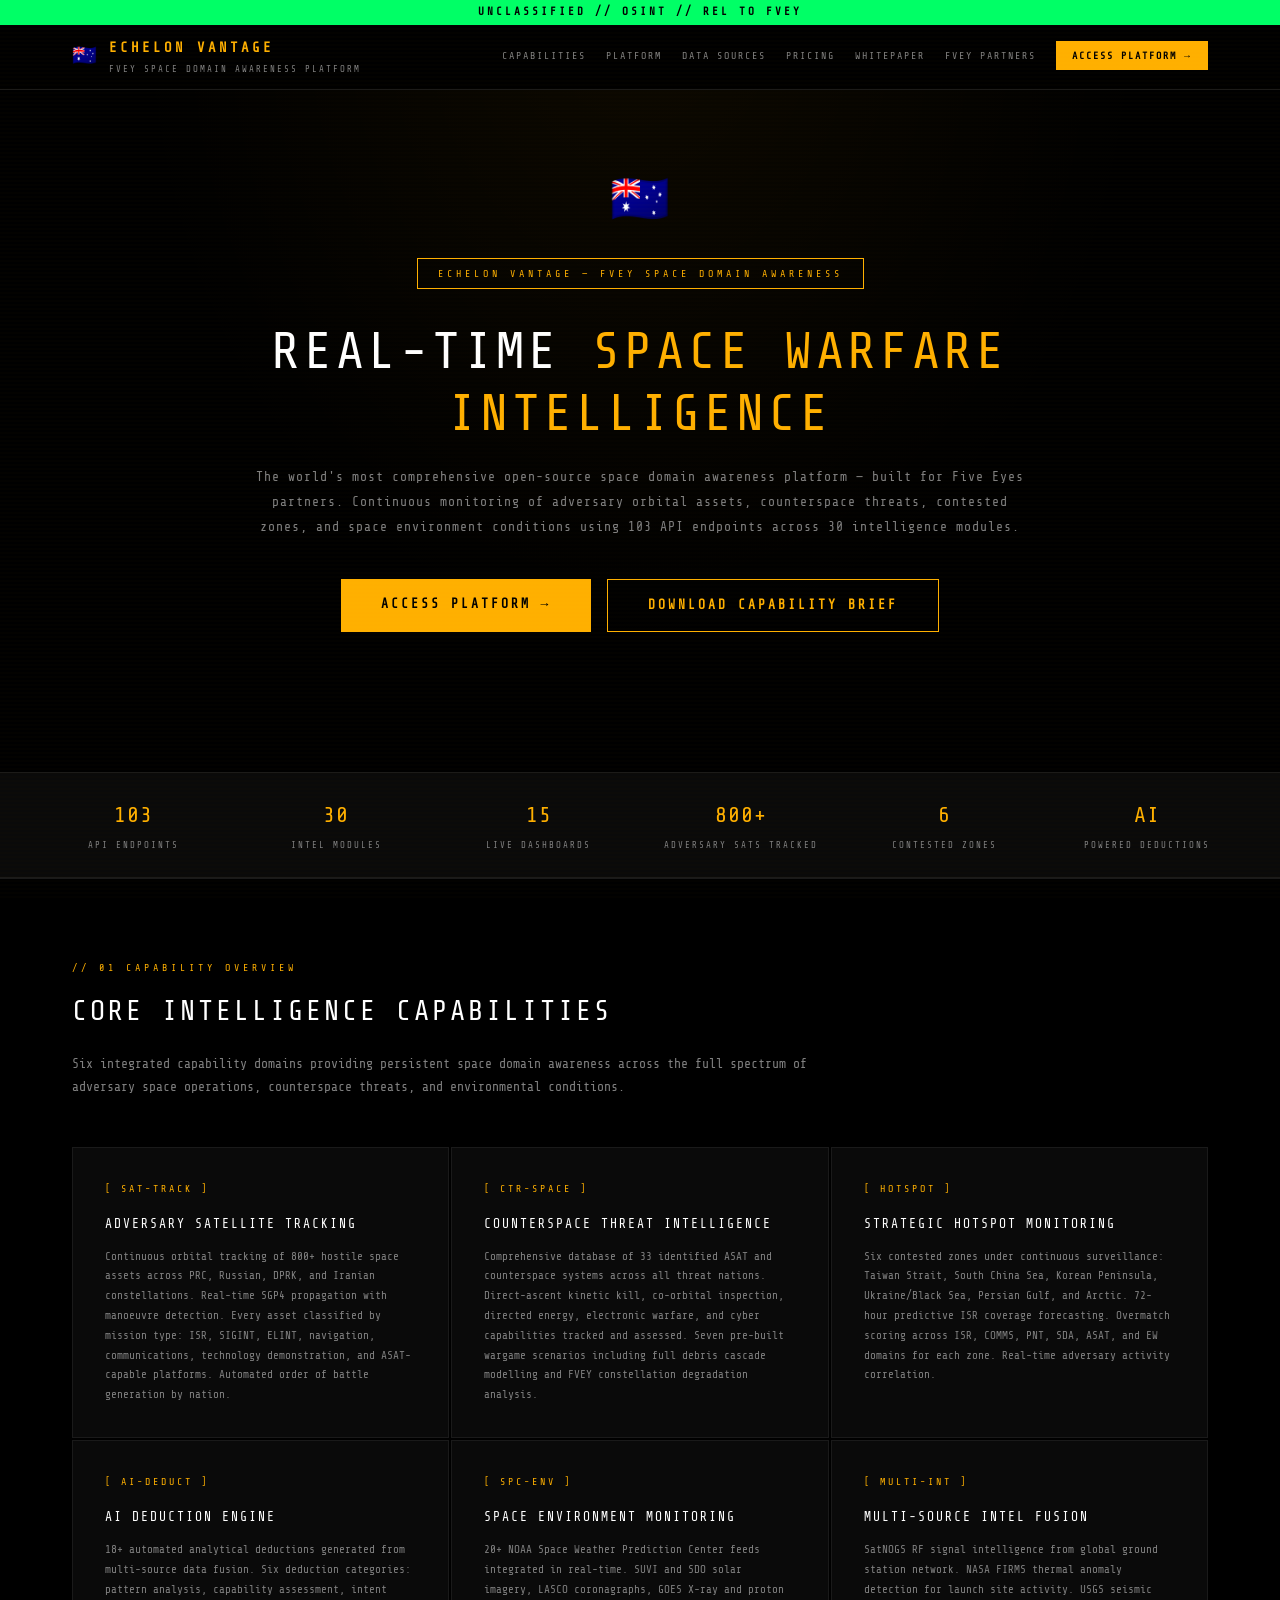
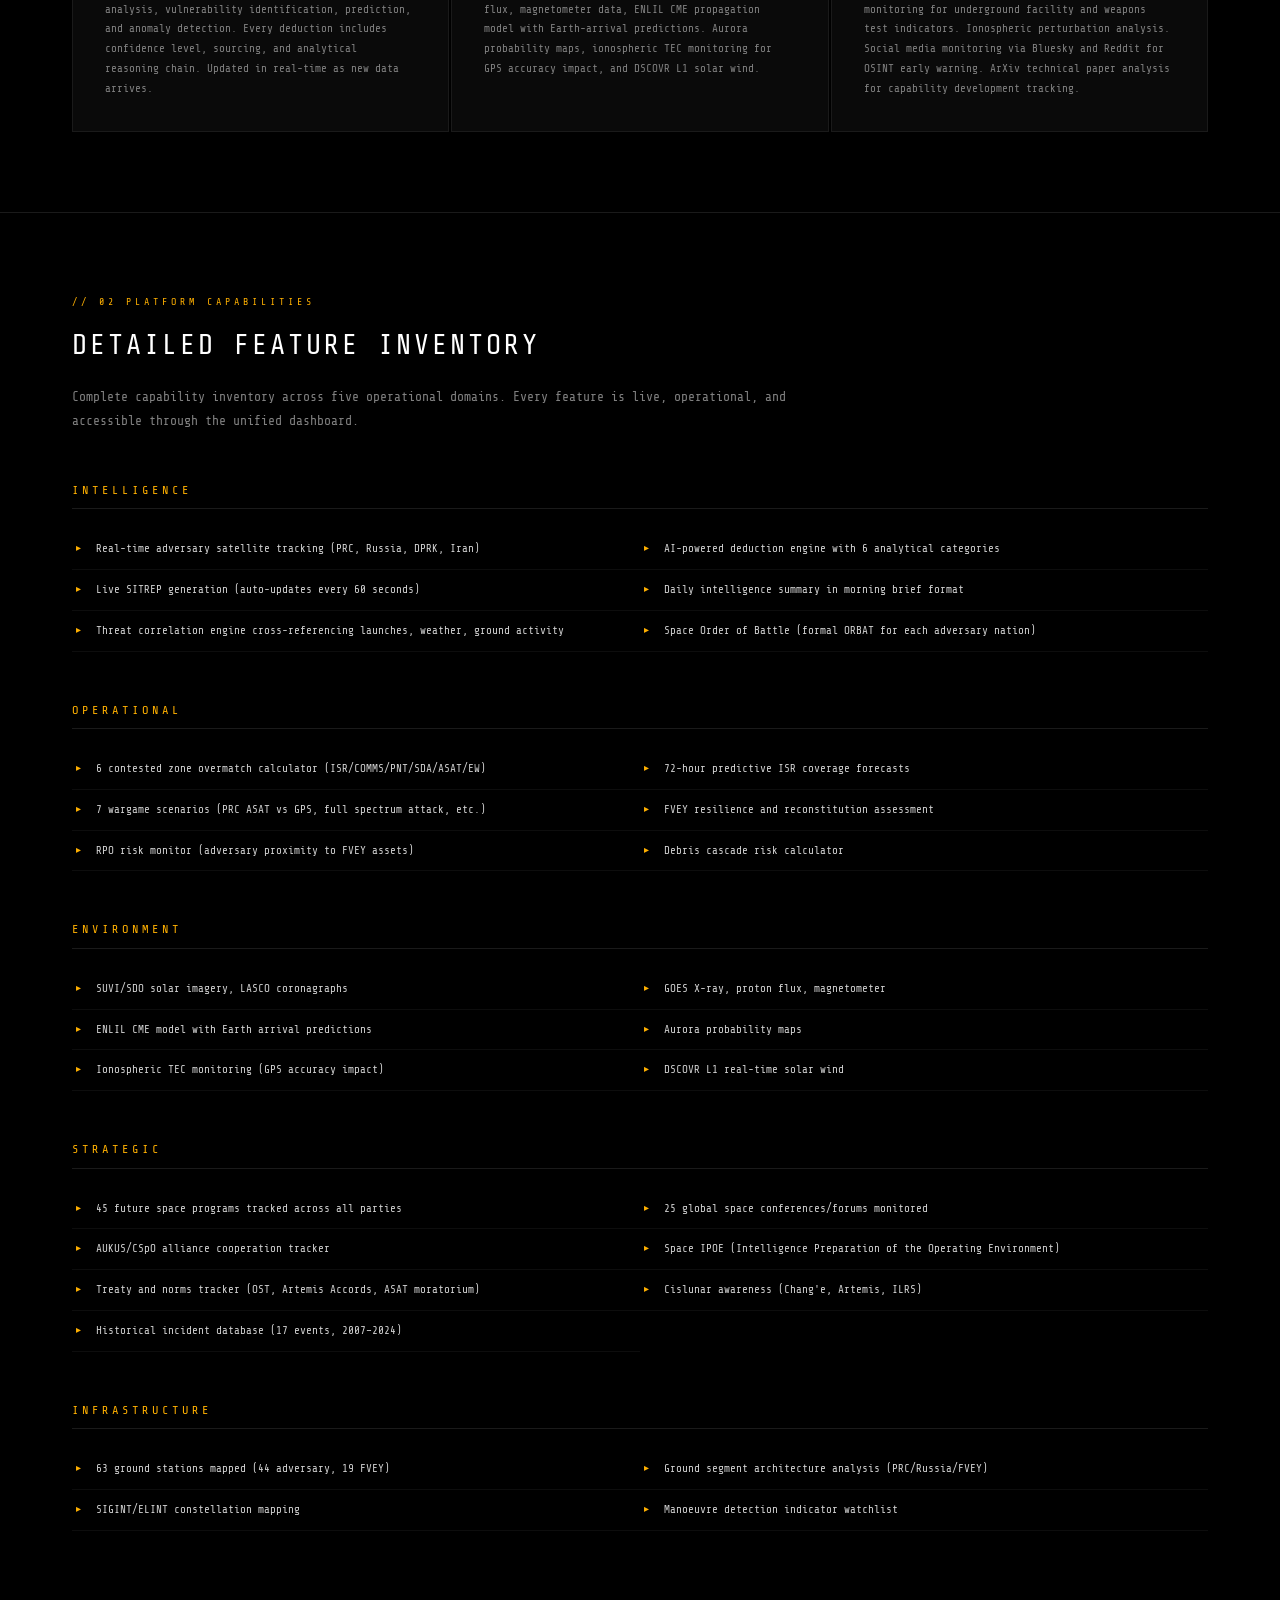
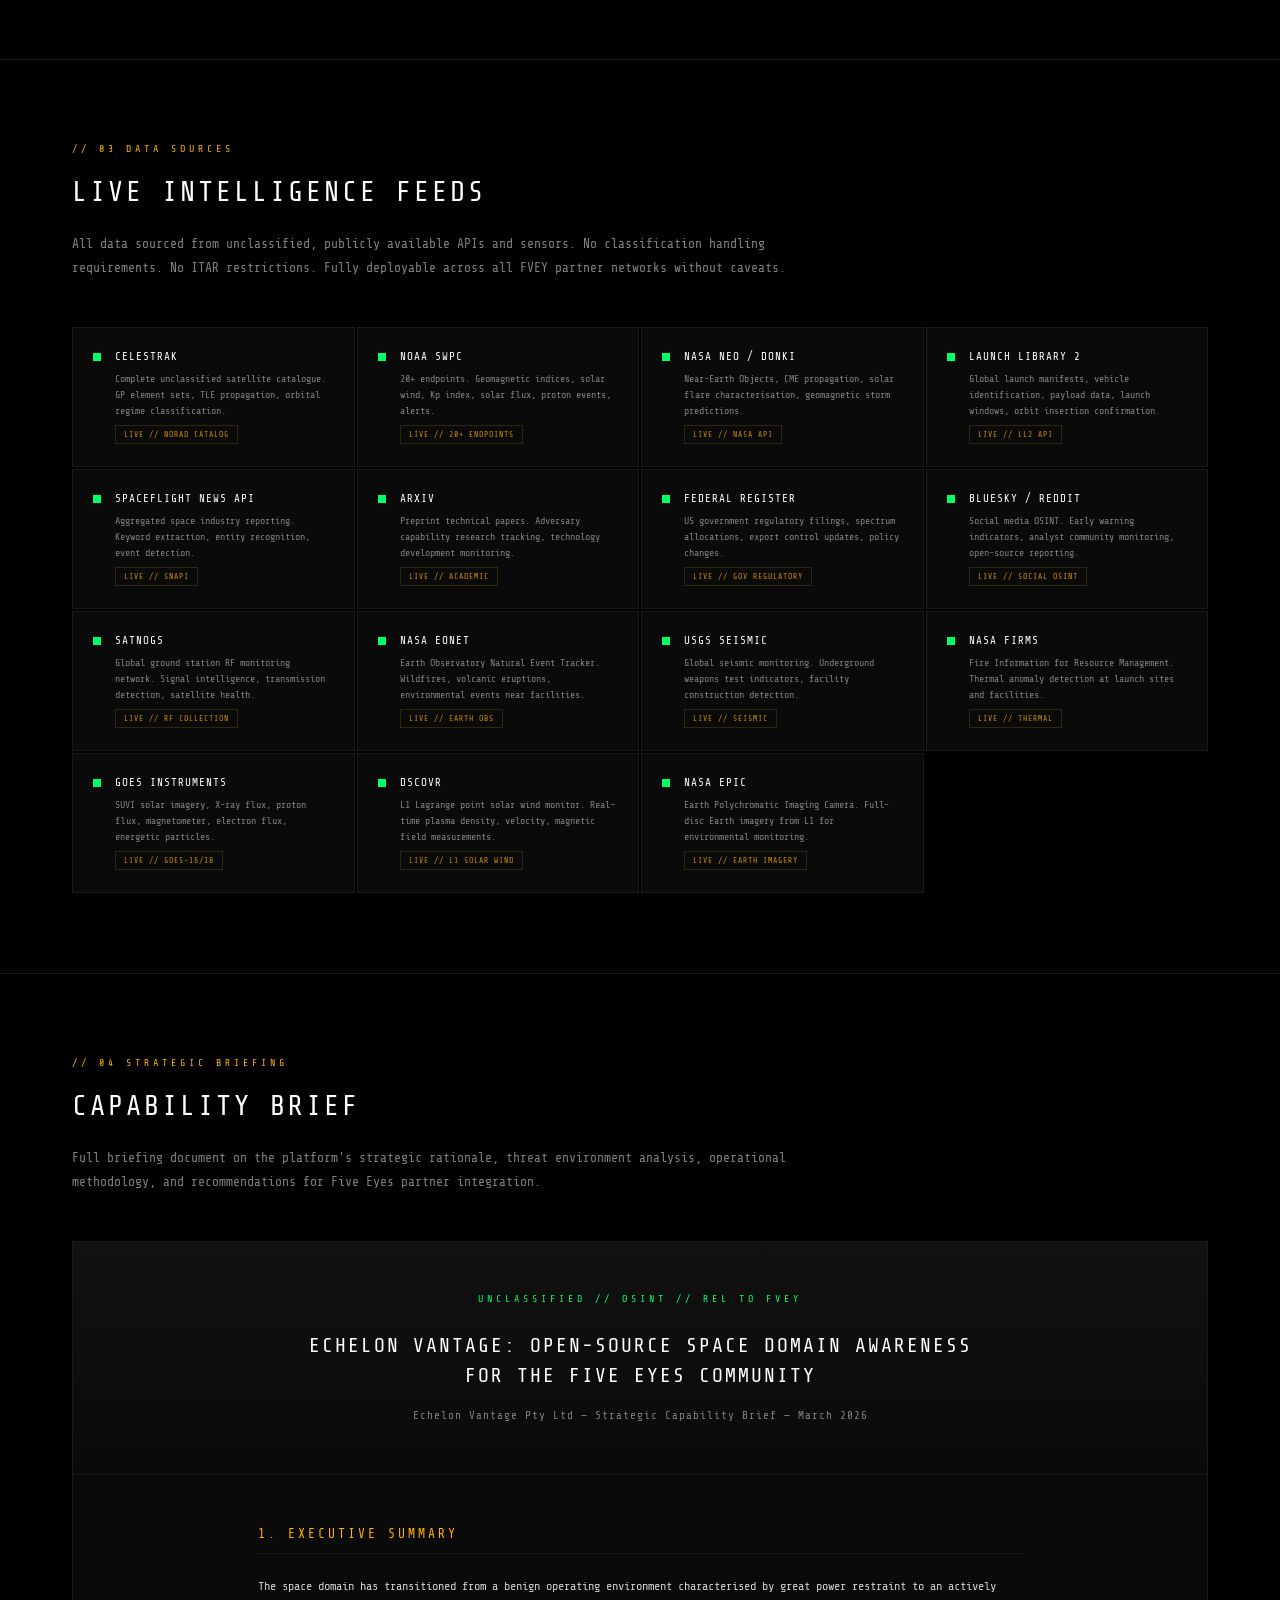
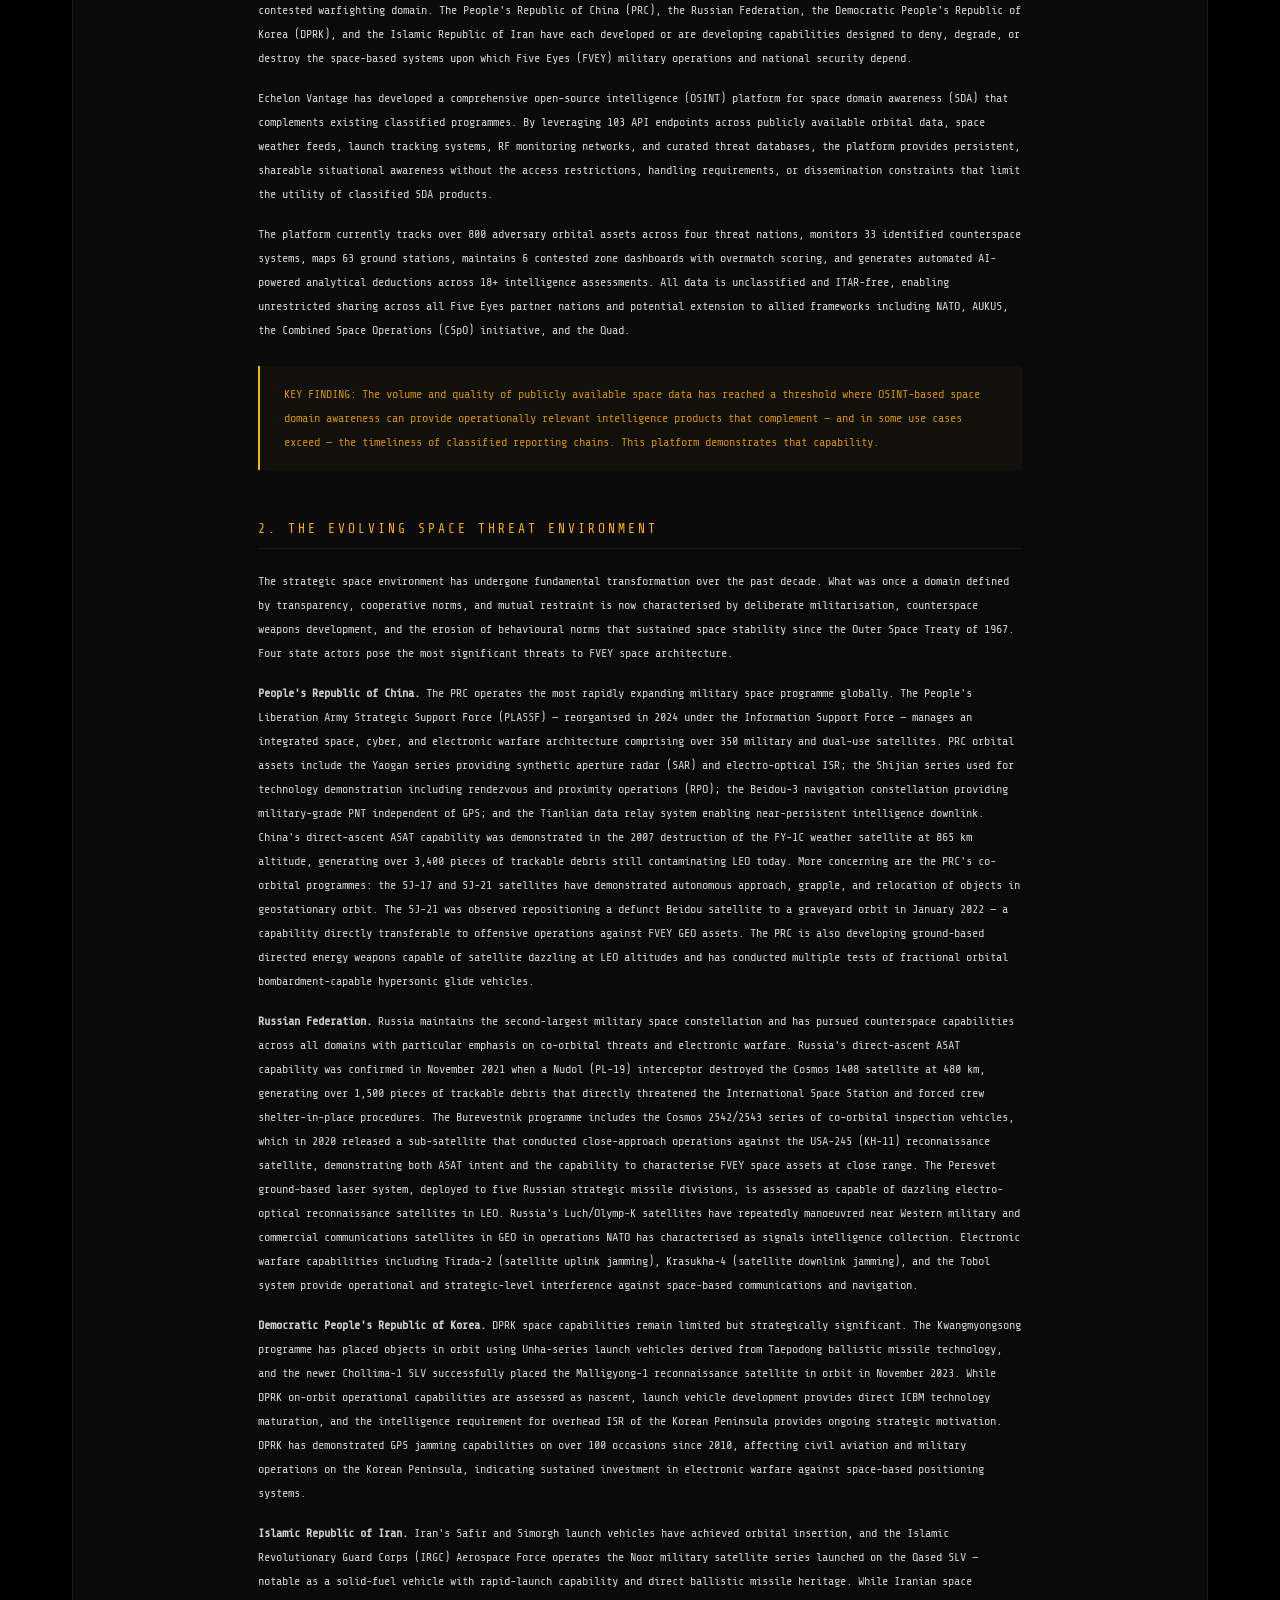
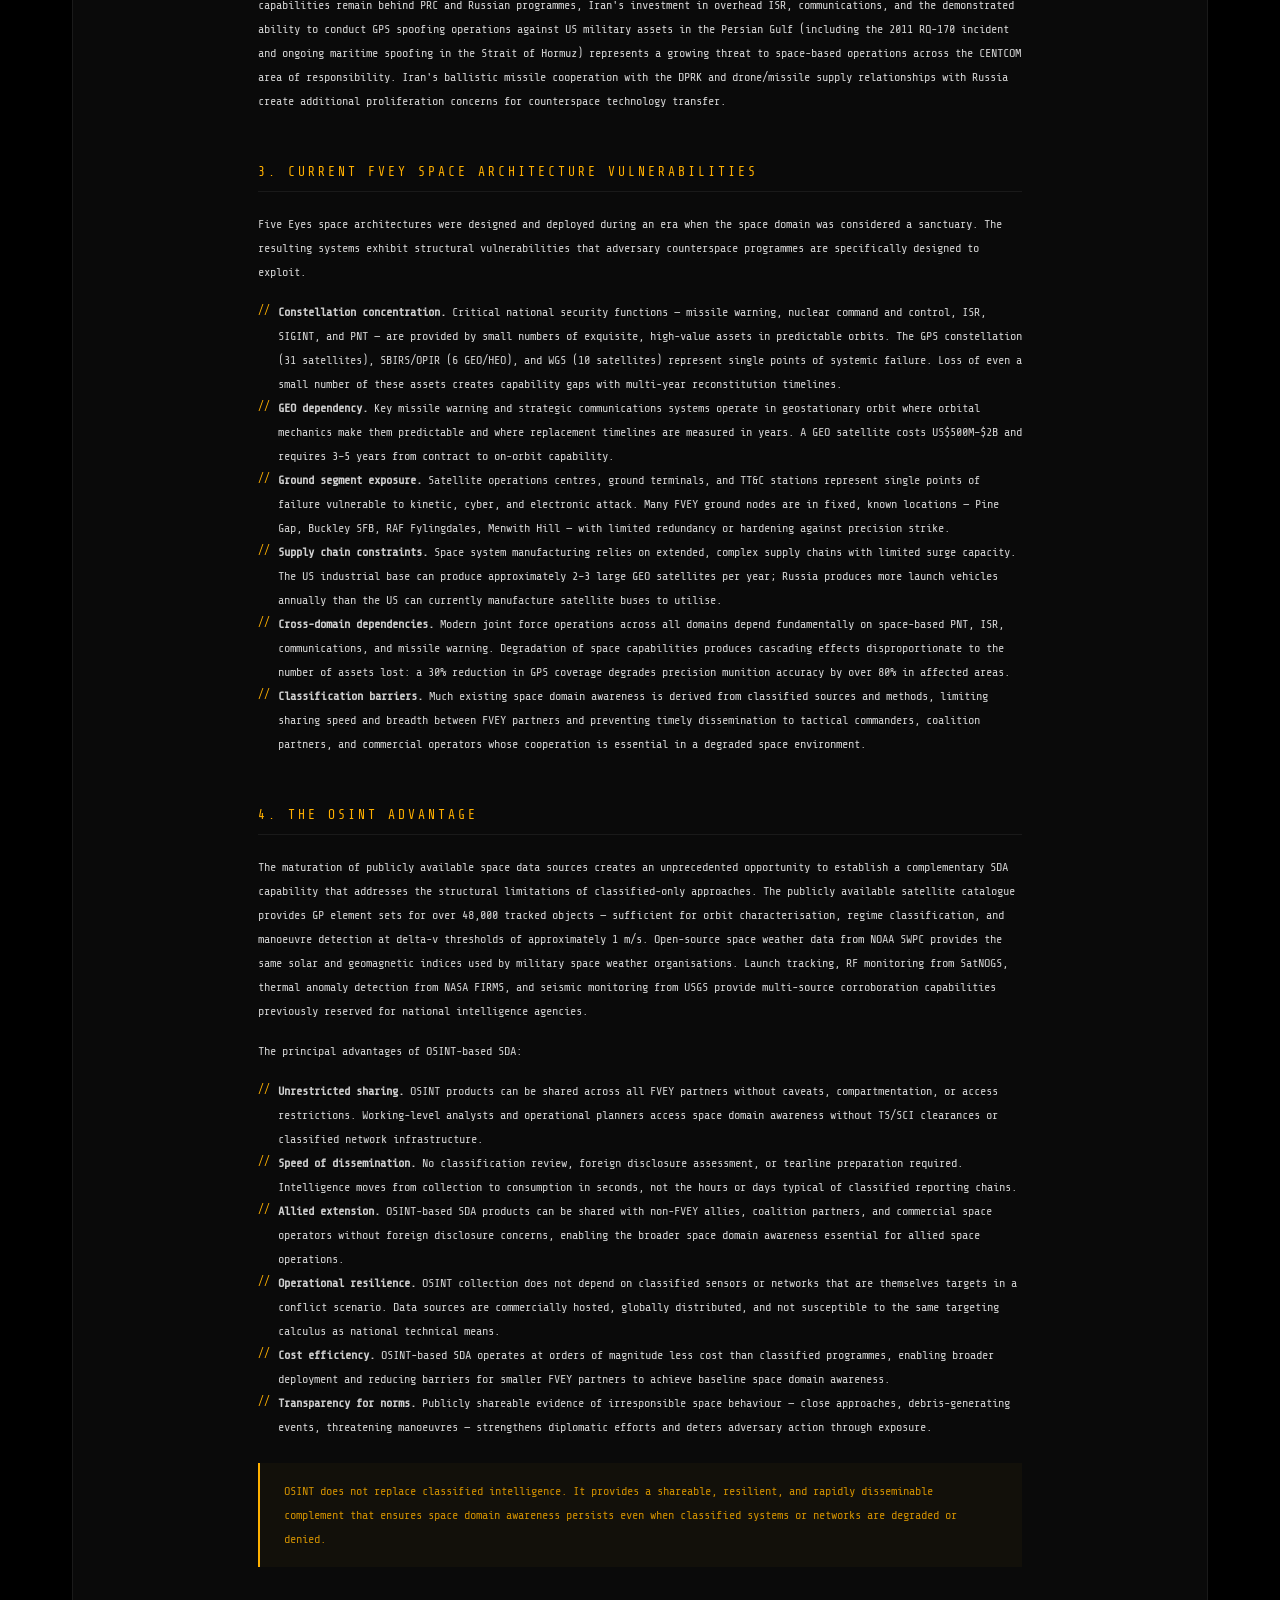
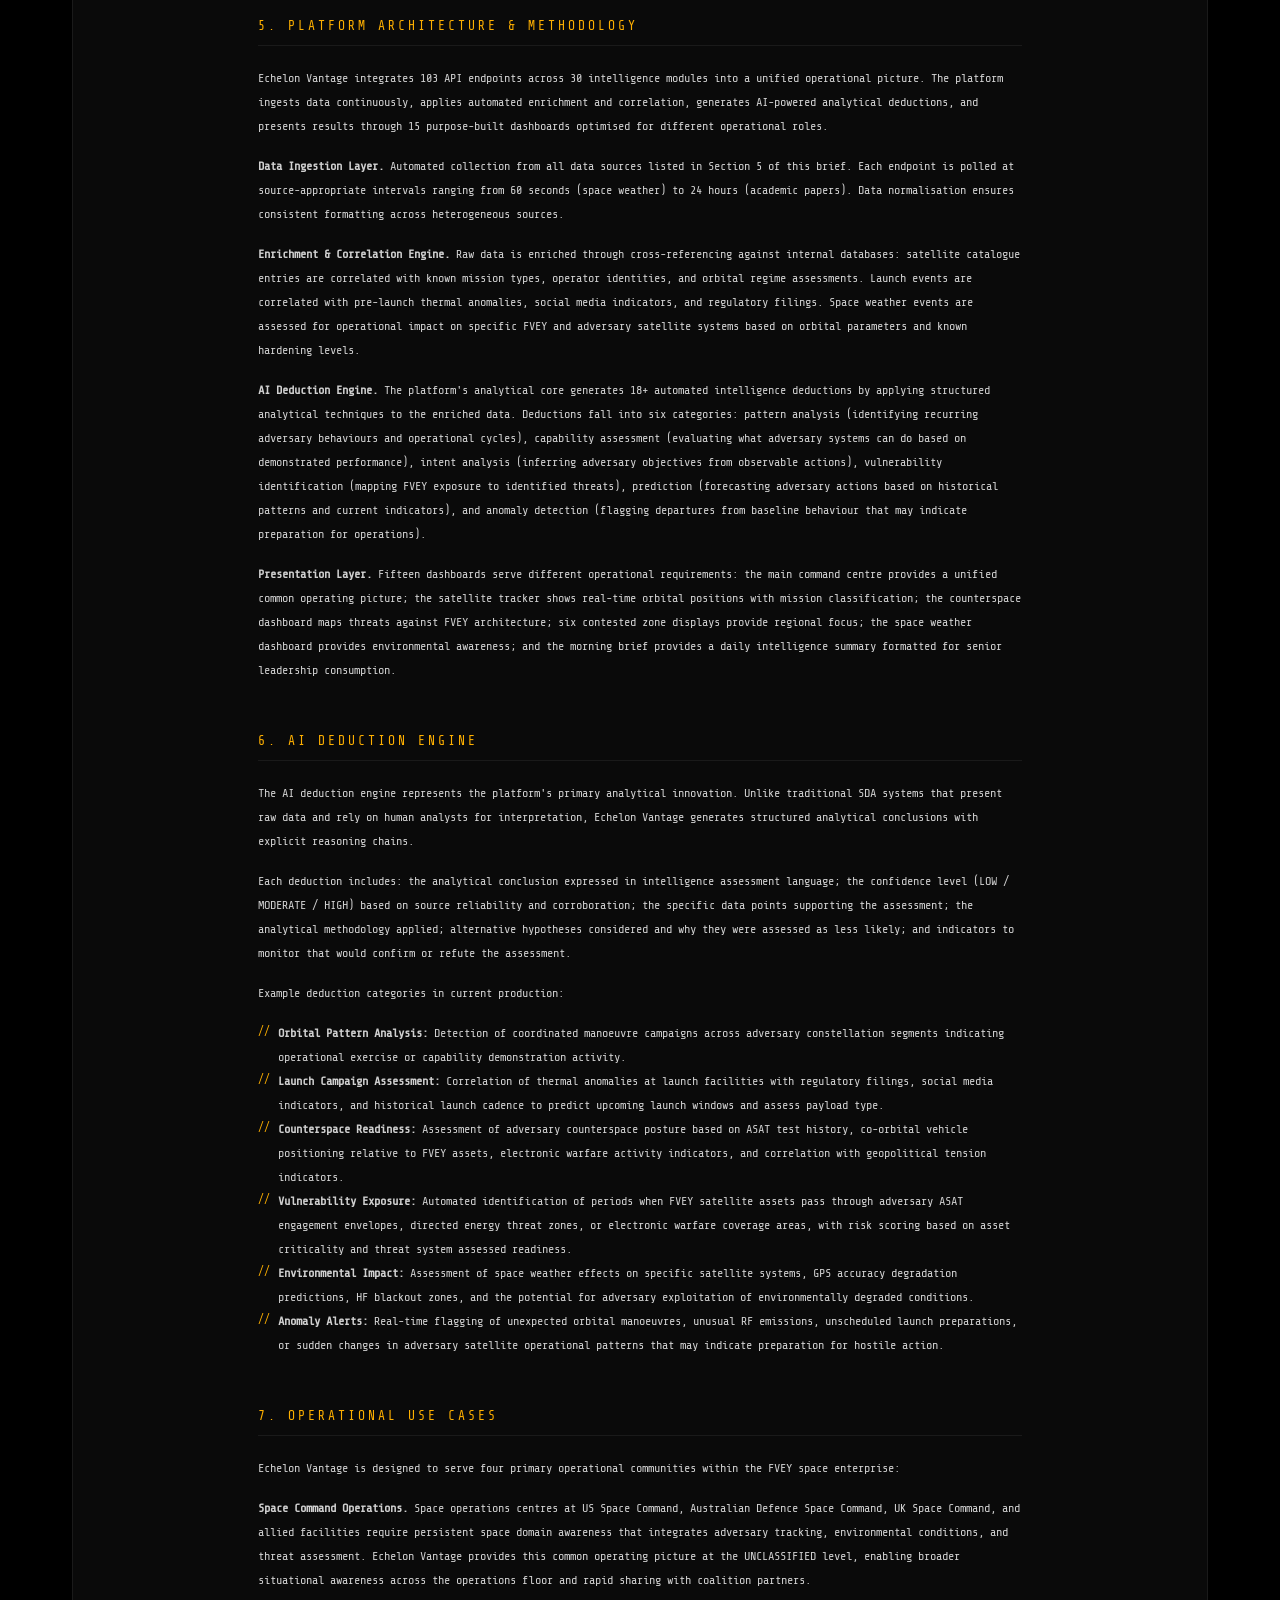
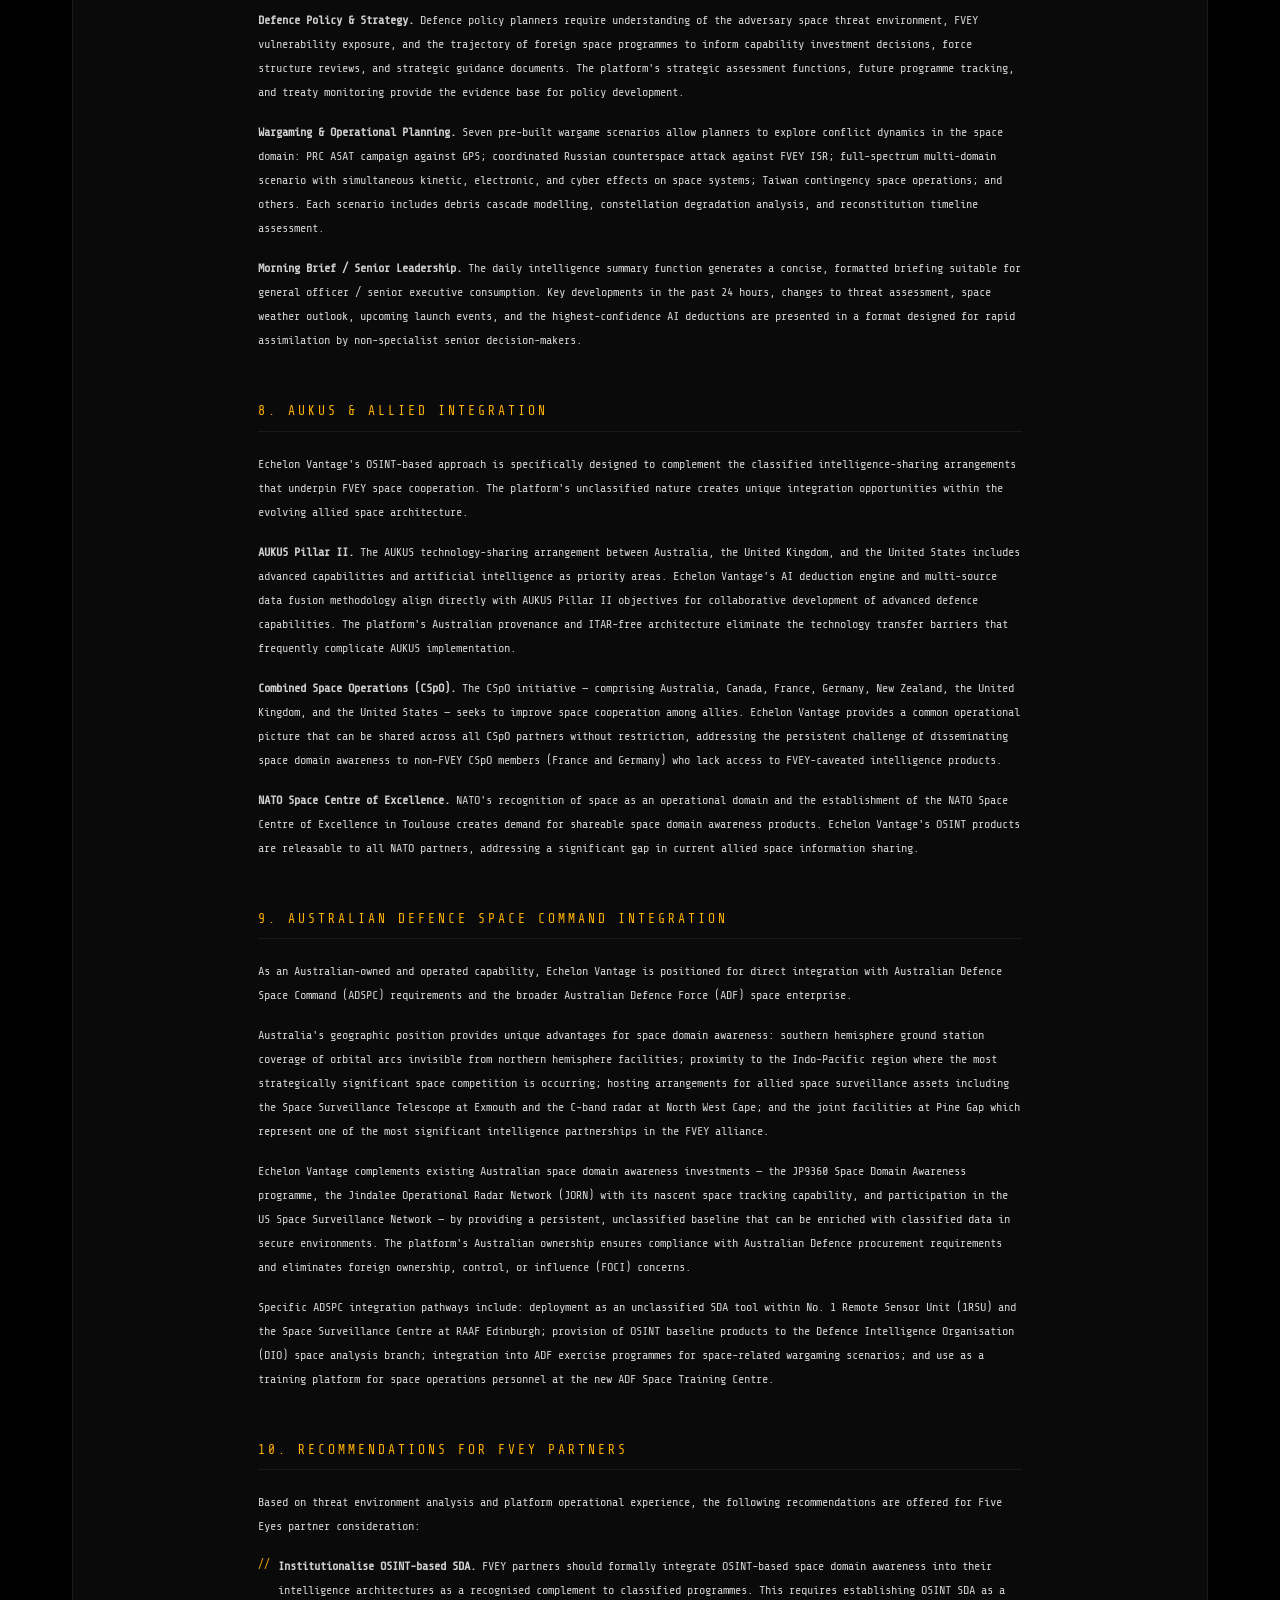
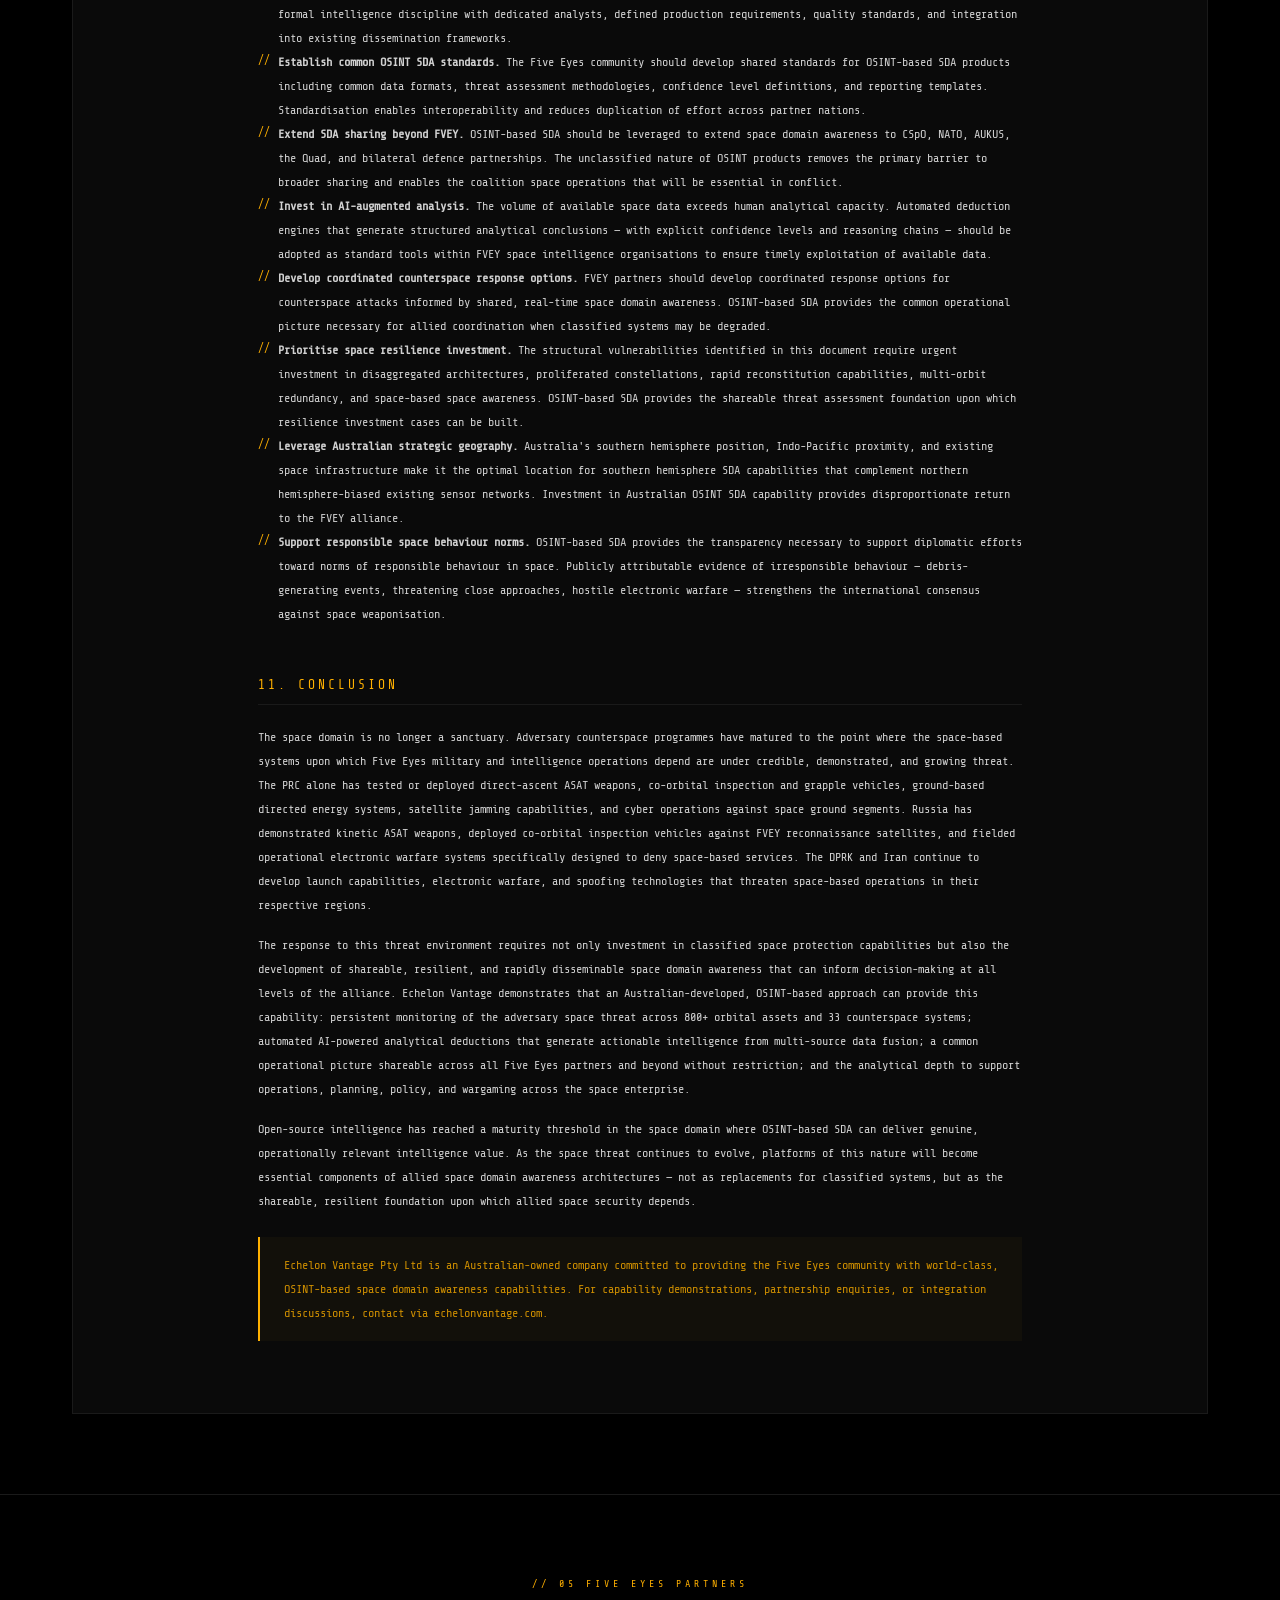
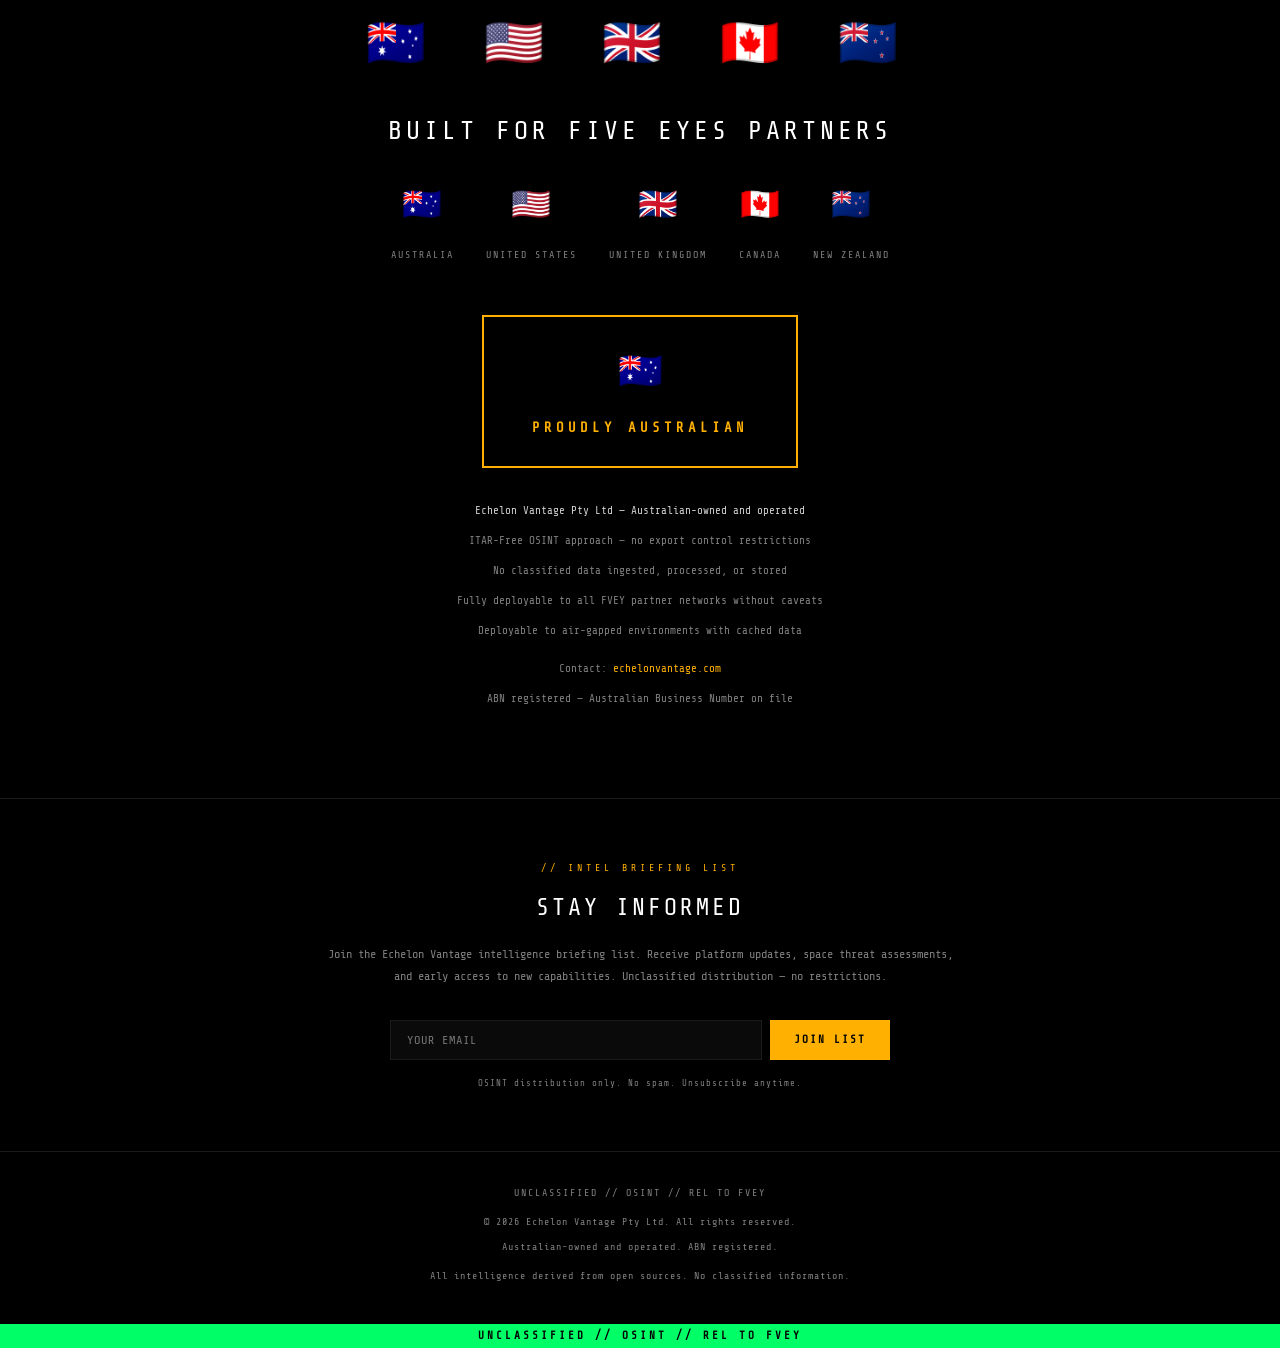
<file: static/landing.html>
<!DOCTYPE html>
<html lang="en">
<head>
    <meta charset="UTF-8">
    <meta name="viewport" content="width=device-width, initial-scale=1.0">
    <title>Echelon Vantage — FVEY Space Domain Awareness Platform</title>
    <link rel="preconnect" href="https://fonts.googleapis.com">
    <link href="https://fonts.googleapis.com/css2?family=Share+Tech+Mono&display=swap" rel="stylesheet">
    <style>
        *, *::before, *::after { margin: 0; padding: 0; box-sizing: border-box; }

        :root {
            --amber: #FFB000;
            --amber-dim: #CC8D00;
            --amber-glow: rgba(255, 176, 0, 0.15);
            --bg: #000000;
            --surface: #0A0A0A;
            --border: #1A1A1A;
            --border-bright: #2A2A0A;
            --text: #D0D0D0;
            --text-dim: #808080;
            --white: #FFFFFF;
            --red: #FF3333;
            --green: #00FF66;
        }

        html { scroll-behavior: smooth; }

        body {
            font-family: 'Share Tech Mono', monospace;
            background: var(--bg);
            color: var(--text);
            line-height: 1.7;
            overflow-x: hidden;
        }

        /* Scanline overlay */
        body::after {
            content: '';
            position: fixed;
            top: 0;
            left: 0;
            right: 0;
            bottom: 0;
            background: repeating-linear-gradient(
                0deg,
                transparent,
                transparent 2px,
                rgba(255,176,0,0.012) 2px,
                rgba(255,176,0,0.012) 4px
            );
            pointer-events: none;
            z-index: 9999;
        }

        /* Classification Banners */
        .class-banner {
            background: var(--green);
            color: #000;
            text-align: center;
            font-size: 11px;
            padding: 3px 0;
            letter-spacing: 3px;
            font-weight: bold;
        }
        .class-banner-top {
            position: fixed;
            top: 0;
            left: 0;
            right: 0;
            z-index: 10000;
        }
        .class-banner-bottom {
            position: relative;
            z-index: 10000;
        }

        /* Navigation / Header */
        .nav {
            position: fixed;
            top: 22px;
            left: 0;
            right: 0;
            z-index: 9998;
            background: rgba(0, 0, 0, 0.94);
            border-bottom: 1px solid var(--border);
            backdrop-filter: blur(10px);
            -webkit-backdrop-filter: blur(10px);
        }
        .nav-inner {
            max-width: 1200px;
            margin: 0 auto;
            padding: 12px 32px;
            display: flex;
            align-items: center;
            justify-content: space-between;
        }
        .nav-brand {
            display: flex;
            align-items: center;
            gap: 12px;
        }
        .nav-brand .flag { font-size: 20px; }
        .nav-brand .brand-name {
            color: var(--amber);
            font-size: 14px;
            letter-spacing: 3px;
            font-weight: bold;
        }
        .nav-brand .brand-sub {
            color: var(--text-dim);
            font-size: 9px;
            letter-spacing: 2px;
            display: block;
            margin-top: 1px;
        }
        .nav-links { display: flex; gap: 20px; align-items: center; }
        .nav-links a {
            color: var(--text-dim);
            text-decoration: none;
            font-size: 10px;
            letter-spacing: 2px;
            transition: color 0.2s;
        }
        .nav-links a:hover { color: var(--amber); }
        .nav-cta {
            background: var(--amber) !important;
            color: #000 !important;
            padding: 6px 16px;
            font-family: 'Share Tech Mono', monospace;
            font-size: 10px;
            letter-spacing: 2px;
            border: none;
            cursor: pointer;
            text-decoration: none;
            font-weight: bold;
        }
        .nav-cta:hover { background: var(--white) !important; }

        /* Hero */
        .hero {
            padding: 160px 32px 80px;
            text-align: center;
            position: relative;
            background:
                radial-gradient(ellipse at 50% 0%, rgba(255,176,0,0.05) 0%, transparent 60%),
                var(--bg);
        }
        .hero-flag { font-size: 48px; margin-bottom: 16px; display: block; }
        .hero-badge {
            display: inline-block;
            border: 1px solid var(--amber);
            color: var(--amber);
            font-size: 10px;
            letter-spacing: 4px;
            padding: 6px 20px;
            margin-bottom: 32px;
        }
        .hero h1 {
            color: var(--white);
            font-size: clamp(28px, 4.5vw, 52px);
            letter-spacing: 4px;
            line-height: 1.2;
            margin-bottom: 20px;
            font-weight: normal;
        }
        .hero h1 .amber { color: var(--amber); }
        .hero-sub {
            color: var(--text-dim);
            font-size: 13px;
            max-width: 780px;
            margin: 0 auto 40px;
            line-height: 1.9;
            letter-spacing: 1px;
        }
        .hero-ctas {
            display: flex;
            gap: 16px;
            justify-content: center;
            flex-wrap: wrap;
            margin-bottom: 60px;
        }
        .hero-cta-primary {
            display: inline-block;
            background: var(--amber);
            color: #000;
            padding: 14px 40px;
            font-family: 'Share Tech Mono', monospace;
            font-size: 13px;
            letter-spacing: 3px;
            text-decoration: none;
            font-weight: bold;
            border: none;
            transition: background 0.2s;
        }
        .hero-cta-primary:hover { background: var(--white); }
        .hero-cta-secondary {
            display: inline-block;
            background: transparent;
            color: var(--amber);
            padding: 14px 40px;
            font-family: 'Share Tech Mono', monospace;
            font-size: 13px;
            letter-spacing: 3px;
            text-decoration: none;
            font-weight: bold;
            border: 1px solid var(--amber);
            transition: all 0.2s;
        }
        .hero-cta-secondary:hover { background: var(--amber); color: #000; }

        /* Stats strip */
        .stats-strip {
            background: var(--surface);
            border-top: 1px solid var(--border);
            border-bottom: 1px solid var(--border);
            padding: 24px 32px;
        }
        .stats-strip-inner {
            max-width: 1200px;
            margin: 0 auto;
            display: flex;
            justify-content: space-between;
            flex-wrap: wrap;
            gap: 16px;
        }
        .stat-item {
            text-align: center;
            flex: 1;
            min-width: 140px;
        }
        .stat-item .stat-val {
            color: var(--amber);
            font-size: 22px;
            display: block;
            letter-spacing: 1px;
        }
        .stat-item .stat-lbl {
            color: var(--text-dim);
            font-size: 9px;
            letter-spacing: 2px;
            margin-top: 4px;
            display: block;
        }

        /* Section base */
        section {
            padding: 80px 32px;
            max-width: 1200px;
            margin: 0 auto;
        }
        .section-divider {
            border: none;
            border-top: 1px solid var(--border);
            margin: 0;
        }
        .section-label {
            color: var(--amber);
            font-size: 10px;
            letter-spacing: 4px;
            margin-bottom: 12px;
        }
        .section-title {
            color: var(--white);
            font-size: clamp(20px, 3vw, 28px);
            letter-spacing: 3px;
            margin-bottom: 16px;
            font-weight: normal;
        }
        .section-desc {
            color: var(--text-dim);
            font-size: 13px;
            max-width: 750px;
            line-height: 1.8;
            margin-bottom: 48px;
        }

        /* Capability Cards (3x2) */
        .cap-grid {
            display: grid;
            grid-template-columns: repeat(3, 1fr);
            gap: 2px;
        }
        .cap-card {
            background: var(--surface);
            border: 1px solid var(--border);
            padding: 32px;
            transition: border-color 0.2s;
        }
        .cap-card:hover { border-color: var(--amber); }
        .cap-icon {
            color: var(--amber);
            font-size: 10px;
            letter-spacing: 3px;
            margin-bottom: 16px;
            display: block;
        }
        .cap-card h3 {
            color: var(--white);
            font-size: 13px;
            letter-spacing: 2px;
            margin-bottom: 12px;
            font-weight: normal;
        }
        .cap-card p {
            color: var(--text-dim);
            font-size: 11px;
            line-height: 1.8;
        }

        /* Platform Capabilities — detailed feature list */
        .feat-category {
            margin-bottom: 48px;
        }
        .feat-category-title {
            color: var(--amber);
            font-size: 12px;
            letter-spacing: 4px;
            margin-bottom: 20px;
            padding-bottom: 8px;
            border-bottom: 1px solid var(--border);
        }
        .feat-list {
            list-style: none;
            padding: 0;
            display: grid;
            grid-template-columns: 1fr 1fr;
            gap: 0;
        }
        .feat-list li {
            color: var(--text);
            font-size: 11px;
            line-height: 1.8;
            padding: 10px 0 10px 24px;
            position: relative;
            border-bottom: 1px solid #0D0D0D;
        }
        .feat-list li::before {
            content: '\25B8';
            color: var(--amber);
            position: absolute;
            left: 4px;
            font-size: 10px;
        }

        /* Data Sources */
        .ds-grid {
            display: grid;
            grid-template-columns: repeat(auto-fit, minmax(260px, 1fr));
            gap: 2px;
        }
        .ds-card {
            background: var(--surface);
            border: 1px solid var(--border);
            padding: 20px;
            display: flex;
            align-items: flex-start;
            gap: 14px;
            transition: border-color 0.2s;
        }
        .ds-card:hover { border-color: var(--amber); }
        .ds-dot {
            width: 8px;
            height: 8px;
            background: var(--green);
            margin-top: 5px;
            flex-shrink: 0;
            border-radius: 0;
            animation: pulse-dot 2s infinite;
        }
        @keyframes pulse-dot {
            0%, 100% { opacity: 1; }
            50% { opacity: 0.3; }
        }
        .ds-card h4 {
            color: var(--white);
            font-size: 11px;
            letter-spacing: 1px;
            margin-bottom: 4px;
            font-weight: normal;
        }
        .ds-card p {
            color: var(--text-dim);
            font-size: 10px;
            line-height: 1.6;
        }
        .ds-card .ds-tag {
            display: inline-block;
            border: 1px solid var(--border-bright);
            color: var(--amber-dim);
            font-size: 8px;
            padding: 2px 8px;
            letter-spacing: 1px;
            margin-top: 6px;
        }

        /* Whitepaper */
        .whitepaper-section {
            max-width: 1200px;
            padding: 80px 32px;
            margin: 0 auto;
        }
        .whitepaper-container {
            background: var(--surface);
            border: 1px solid var(--border);
        }
        .wp-header {
            background: linear-gradient(180deg, #111 0%, var(--surface) 100%);
            border-bottom: 1px solid var(--border);
            padding: 48px;
            text-align: center;
        }
        .wp-header .wp-class {
            color: var(--green);
            font-size: 10px;
            letter-spacing: 4px;
            margin-bottom: 24px;
        }
        .wp-header h2 {
            color: var(--white);
            font-size: clamp(15px, 2.2vw, 20px);
            letter-spacing: 2px;
            font-weight: normal;
            line-height: 1.5;
            max-width: 800px;
            margin: 0 auto 16px;
        }
        .wp-header .wp-meta {
            color: var(--text-dim);
            font-size: 11px;
            letter-spacing: 1px;
        }
        .wp-body {
            padding: 48px;
            max-width: 860px;
            margin: 0 auto;
        }
        .wp-body h3 {
            color: var(--amber);
            font-size: 13px;
            letter-spacing: 3px;
            margin: 48px 0 20px;
            padding-bottom: 8px;
            border-bottom: 1px solid var(--border);
            font-weight: normal;
        }
        .wp-body h3:first-child { margin-top: 0; }
        .wp-body p {
            color: var(--text);
            font-size: 12px;
            line-height: 2;
            margin-bottom: 16px;
        }
        .wp-body ul {
            list-style: none;
            padding: 0;
            margin-bottom: 16px;
        }
        .wp-body ul li {
            color: var(--text);
            font-size: 12px;
            line-height: 2;
            padding-left: 20px;
            position: relative;
        }
        .wp-body ul li::before {
            content: '//';
            color: var(--amber);
            position: absolute;
            left: 0;
            font-size: 11px;
        }
        .wp-body .wp-callout {
            border-left: 2px solid var(--amber);
            padding: 16px 24px;
            margin: 24px 0;
            background: rgba(255,176,0,0.03);
        }
        .wp-body .wp-callout p {
            color: var(--amber-dim);
            font-size: 12px;
            margin: 0;
        }

        /* FVEY Partner Section */
        .fvey-section {
            text-align: center;
            padding: 80px 32px;
            max-width: 1200px;
            margin: 0 auto;
        }
        .fvey-flags {
            font-size: 48px;
            letter-spacing: 16px;
            margin-bottom: 24px;
        }
        .fvey-title {
            color: var(--white);
            font-size: clamp(18px, 2.5vw, 26px);
            letter-spacing: 4px;
            margin-bottom: 24px;
            font-weight: normal;
        }
        .fvey-nations {
            display: flex;
            justify-content: center;
            gap: 32px;
            flex-wrap: wrap;
            margin-bottom: 48px;
        }
        .fvey-nation {
            text-align: center;
        }
        .fvey-nation .fn-flag { font-size: 32px; display: block; margin-bottom: 8px; }
        .fvey-nation .fn-name {
            color: var(--text-dim);
            font-size: 10px;
            letter-spacing: 2px;
        }
        .fvey-badge-block {
            display: inline-block;
            border: 2px solid var(--amber);
            padding: 24px 48px;
            margin-bottom: 32px;
        }
        .fvey-badge-flag { font-size: 36px; display: block; margin-bottom: 12px; }
        .fvey-badge-text {
            color: var(--amber);
            font-size: 14px;
            letter-spacing: 4px;
            font-weight: bold;
        }
        .fvey-info {
            color: var(--text-dim);
            font-size: 11px;
            line-height: 2;
            max-width: 600px;
            margin: 0 auto;
        }
        .fvey-info p { margin-bottom: 8px; }
        .fvey-info .emphasis {
            color: var(--text);
        }

        /* Footer */
        .footer {
            border-top: 1px solid var(--border);
            padding: 32px;
            text-align: center;
        }
        .footer p {
            color: var(--text-dim);
            font-size: 10px;
            letter-spacing: 1px;
            margin-bottom: 8px;
        }

        /* Responsive */
        @media (max-width: 960px) {
            .cap-grid { grid-template-columns: repeat(2, 1fr); }
            .feat-list { grid-template-columns: 1fr; }
        }
        @media (max-width: 768px) {
            .cap-grid { grid-template-columns: 1fr; }
            .stats-strip-inner { justify-content: center; }
            .stat-item { min-width: 100px; }
            .nav-links a:not(.nav-cta) { display: none; }
            .wp-body { padding: 24px; }
            .wp-header { padding: 32px 24px; }
            .fvey-nations { gap: 20px; }
            .hero { padding: 140px 20px 60px; }
        }
    </style>
</head>
<body>

<!-- ═══════════════════════════════════════════════════════════════
     CLASSIFICATION BANNER — TOP
     ═══════════════════════════════════════════════════════════════ -->
<div class="class-banner class-banner-top">UNCLASSIFIED // OSINT // REL TO FVEY</div>

<!-- ═══════════════════════════════════════════════════════════════
     1. HEADER / NAVIGATION
     ═══════════════════════════════════════════════════════════════ -->
<nav class="nav">
    <div class="nav-inner">
        <div class="nav-brand">
            <span class="flag">&#127462;&#127482;</span>
            <div>
                <span class="brand-name">ECHELON VANTAGE</span>
                <span class="brand-sub">FVEY SPACE DOMAIN AWARENESS PLATFORM</span>
            </div>
        </div>
        <div class="nav-links">
            <a href="#capabilities">CAPABILITIES</a>
            <a href="#platform">PLATFORM</a>
            <a href="#data-sources">DATA SOURCES</a>
            <a href="/pricing">PRICING</a>
            <a href="#whitepaper">WHITEPAPER</a>
            <a href="#fvey">FVEY PARTNERS</a>
            <a href="/app" class="nav-cta">ACCESS PLATFORM &rarr;</a>
        </div>
    </div>
</nav>

<!-- ═══════════════════════════════════════════════════════════════
     2. HERO SECTION
     ═══════════════════════════════════════════════════════════════ -->
<section class="hero" id="hero">
    <span class="hero-flag">&#127462;&#127482;</span>
    <div class="hero-badge">ECHELON VANTAGE &mdash; FVEY SPACE DOMAIN AWARENESS</div>
    <h1>REAL-TIME <span class="amber">SPACE WARFARE<br>INTELLIGENCE</span></h1>
    <p class="hero-sub">
        The world's most comprehensive open-source space domain awareness platform &mdash; built for Five Eyes partners. Continuous monitoring of adversary orbital assets, counterspace threats, contested zones, and space environment conditions using 103 API endpoints across 30 intelligence modules.
    </p>
    <div class="hero-ctas">
        <a href="/app" class="hero-cta-primary">ACCESS PLATFORM &rarr;</a>
        <a href="#whitepaper" class="hero-cta-secondary">DOWNLOAD CAPABILITY BRIEF</a>
    </div>
</section>

<!-- Stats Strip -->
<div class="stats-strip">
    <div class="stats-strip-inner">
        <div class="stat-item">
            <span class="stat-val">103</span>
            <span class="stat-lbl">API ENDPOINTS</span>
        </div>
        <div class="stat-item">
            <span class="stat-val">30</span>
            <span class="stat-lbl">INTEL MODULES</span>
        </div>
        <div class="stat-item">
            <span class="stat-val">15</span>
            <span class="stat-lbl">LIVE DASHBOARDS</span>
        </div>
        <div class="stat-item">
            <span class="stat-val">800+</span>
            <span class="stat-lbl">ADVERSARY SATS TRACKED</span>
        </div>
        <div class="stat-item">
            <span class="stat-val">6</span>
            <span class="stat-lbl">CONTESTED ZONES</span>
        </div>
        <div class="stat-item">
            <span class="stat-val">AI</span>
            <span class="stat-lbl">POWERED DEDUCTIONS</span>
        </div>
    </div>
</div>

<!-- ═══════════════════════════════════════════════════════════════
     3. CAPABILITY OVERVIEW — 6 cards, 3x2 grid
     ═══════════════════════════════════════════════════════════════ -->
<hr class="section-divider">
<section id="capabilities">
    <div class="section-label">// 01 CAPABILITY OVERVIEW</div>
    <h2 class="section-title">CORE INTELLIGENCE CAPABILITIES</h2>
    <p class="section-desc">
        Six integrated capability domains providing persistent space domain awareness across the full spectrum of adversary space operations, counterspace threats, and environmental conditions.
    </p>
    <div class="cap-grid">
        <div class="cap-card">
            <span class="cap-icon">[ SAT-TRACK ]</span>
            <h3>ADVERSARY SATELLITE TRACKING</h3>
            <p>Continuous orbital tracking of 800+ hostile space assets across PRC, Russian, DPRK, and Iranian constellations. Real-time SGP4 propagation with manoeuvre detection. Every asset classified by mission type: ISR, SIGINT, ELINT, navigation, communications, technology demonstration, and ASAT-capable platforms. Automated order of battle generation by nation.</p>
        </div>
        <div class="cap-card">
            <span class="cap-icon">[ CTR-SPACE ]</span>
            <h3>COUNTERSPACE THREAT INTELLIGENCE</h3>
            <p>Comprehensive database of 33 identified ASAT and counterspace systems across all threat nations. Direct-ascent kinetic kill, co-orbital inspection, directed energy, electronic warfare, and cyber capabilities tracked and assessed. Seven pre-built wargame scenarios including full debris cascade modelling and FVEY constellation degradation analysis.</p>
        </div>
        <div class="cap-card">
            <span class="cap-icon">[ HOTSPOT ]</span>
            <h3>STRATEGIC HOTSPOT MONITORING</h3>
            <p>Six contested zones under continuous surveillance: Taiwan Strait, South China Sea, Korean Peninsula, Ukraine/Black Sea, Persian Gulf, and Arctic. 72-hour predictive ISR coverage forecasting. Overmatch scoring across ISR, COMMS, PNT, SDA, ASAT, and EW domains for each zone. Real-time adversary activity correlation.</p>
        </div>
        <div class="cap-card">
            <span class="cap-icon">[ AI-DEDUCT ]</span>
            <h3>AI DEDUCTION ENGINE</h3>
            <p>18+ automated analytical deductions generated from multi-source data fusion. Six deduction categories: pattern analysis, capability assessment, intent analysis, vulnerability identification, prediction, and anomaly detection. Every deduction includes confidence level, sourcing, and analytical reasoning chain. Updated in real-time as new data arrives.</p>
        </div>
        <div class="cap-card">
            <span class="cap-icon">[ SPC-ENV ]</span>
            <h3>SPACE ENVIRONMENT MONITORING</h3>
            <p>20+ NOAA Space Weather Prediction Center feeds integrated in real-time. SUVI and SDO solar imagery, LASCO coronagraphs, GOES X-ray and proton flux, magnetometer data, ENLIL CME propagation model with Earth-arrival predictions. Aurora probability maps, ionospheric TEC monitoring for GPS accuracy impact, and DSCOVR L1 solar wind.</p>
        </div>
        <div class="cap-card">
            <span class="cap-icon">[ MULTI-INT ]</span>
            <h3>MULTI-SOURCE INTEL FUSION</h3>
            <p>SatNOGS RF signal intelligence from global ground station network. NASA FIRMS thermal anomaly detection for launch site activity. USGS seismic monitoring for underground facility and weapons test indicators. Ionospheric perturbation analysis. Social media monitoring via Bluesky and Reddit for OSINT early warning. ArXiv technical paper analysis for capability development tracking.</p>
        </div>
    </div>
</section>

<!-- ═══════════════════════════════════════════════════════════════
     4. PLATFORM CAPABILITIES — detailed feature list
     ═══════════════════════════════════════════════════════════════ -->
<hr class="section-divider">
<section id="platform">
    <div class="section-label">// 02 PLATFORM CAPABILITIES</div>
    <h2 class="section-title">DETAILED FEATURE INVENTORY</h2>
    <p class="section-desc">
        Complete capability inventory across five operational domains. Every feature is live, operational, and accessible through the unified dashboard.
    </p>

    <div class="feat-category">
        <div class="feat-category-title">INTELLIGENCE</div>
        <ul class="feat-list">
            <li>Real-time adversary satellite tracking (PRC, Russia, DPRK, Iran)</li>
            <li>AI-powered deduction engine with 6 analytical categories</li>
            <li>Live SITREP generation (auto-updates every 60 seconds)</li>
            <li>Daily intelligence summary in morning brief format</li>
            <li>Threat correlation engine cross-referencing launches, weather, ground activity</li>
            <li>Space Order of Battle (formal ORBAT for each adversary nation)</li>
        </ul>
    </div>

    <div class="feat-category">
        <div class="feat-category-title">OPERATIONAL</div>
        <ul class="feat-list">
            <li>6 contested zone overmatch calculator (ISR/COMMS/PNT/SDA/ASAT/EW)</li>
            <li>72-hour predictive ISR coverage forecasts</li>
            <li>7 wargame scenarios (PRC ASAT vs GPS, full spectrum attack, etc.)</li>
            <li>FVEY resilience and reconstitution assessment</li>
            <li>RPO risk monitor (adversary proximity to FVEY assets)</li>
            <li>Debris cascade risk calculator</li>
        </ul>
    </div>

    <div class="feat-category">
        <div class="feat-category-title">ENVIRONMENT</div>
        <ul class="feat-list">
            <li>SUVI/SDO solar imagery, LASCO coronagraphs</li>
            <li>GOES X-ray, proton flux, magnetometer</li>
            <li>ENLIL CME model with Earth arrival predictions</li>
            <li>Aurora probability maps</li>
            <li>Ionospheric TEC monitoring (GPS accuracy impact)</li>
            <li>DSCOVR L1 real-time solar wind</li>
        </ul>
    </div>

    <div class="feat-category">
        <div class="feat-category-title">STRATEGIC</div>
        <ul class="feat-list">
            <li>45 future space programs tracked across all parties</li>
            <li>25 global space conferences/forums monitored</li>
            <li>AUKUS/CSpO alliance cooperation tracker</li>
            <li>Space IPOE (Intelligence Preparation of the Operating Environment)</li>
            <li>Treaty and norms tracker (OST, Artemis Accords, ASAT moratorium)</li>
            <li>Cislunar awareness (Chang'e, Artemis, ILRS)</li>
            <li>Historical incident database (17 events, 2007&ndash;2024)</li>
        </ul>
    </div>

    <div class="feat-category">
        <div class="feat-category-title">INFRASTRUCTURE</div>
        <ul class="feat-list">
            <li>63 ground stations mapped (44 adversary, 19 FVEY)</li>
            <li>Ground segment architecture analysis (PRC/Russia/FVEY)</li>
            <li>SIGINT/ELINT constellation mapping</li>
            <li>Manoeuvre detection indicator watchlist</li>
        </ul>
    </div>
</section>

<!-- ═══════════════════════════════════════════════════════════════
     5. DATA SOURCES — live feeds with green pulse indicators
     ═══════════════════════════════════════════════════════════════ -->
<hr class="section-divider">
<section id="data-sources">
    <div class="section-label">// 03 DATA SOURCES</div>
    <h2 class="section-title">LIVE INTELLIGENCE FEEDS</h2>
    <p class="section-desc">
        All data sourced from unclassified, publicly available APIs and sensors. No classification handling requirements. No ITAR restrictions. Fully deployable across all FVEY partner networks without caveats.
    </p>
    <div class="ds-grid">
        <div class="ds-card">
            <div class="ds-dot"></div>
            <div>
                <h4>CELESTRAK</h4>
                <p>Complete unclassified satellite catalogue. GP element sets, TLE propagation, orbital regime classification.</p>
                <span class="ds-tag">LIVE // NORAD CATALOG</span>
            </div>
        </div>
        <div class="ds-card">
            <div class="ds-dot"></div>
            <div>
                <h4>NOAA SWPC</h4>
                <p>20+ endpoints. Geomagnetic indices, solar wind, Kp index, solar flux, proton events, alerts.</p>
                <span class="ds-tag">LIVE // 20+ ENDPOINTS</span>
            </div>
        </div>
        <div class="ds-card">
            <div class="ds-dot"></div>
            <div>
                <h4>NASA NEO / DONKI</h4>
                <p>Near-Earth Objects, CME propagation, solar flare characterisation, geomagnetic storm predictions.</p>
                <span class="ds-tag">LIVE // NASA API</span>
            </div>
        </div>
        <div class="ds-card">
            <div class="ds-dot"></div>
            <div>
                <h4>LAUNCH LIBRARY 2</h4>
                <p>Global launch manifests, vehicle identification, payload data, launch windows, orbit insertion confirmation.</p>
                <span class="ds-tag">LIVE // LL2 API</span>
            </div>
        </div>
        <div class="ds-card">
            <div class="ds-dot"></div>
            <div>
                <h4>SPACEFLIGHT NEWS API</h4>
                <p>Aggregated space industry reporting. Keyword extraction, entity recognition, event detection.</p>
                <span class="ds-tag">LIVE // SNAPI</span>
            </div>
        </div>
        <div class="ds-card">
            <div class="ds-dot"></div>
            <div>
                <h4>ARXIV</h4>
                <p>Preprint technical papers. Adversary capability research tracking, technology development monitoring.</p>
                <span class="ds-tag">LIVE // ACADEMIC</span>
            </div>
        </div>
        <div class="ds-card">
            <div class="ds-dot"></div>
            <div>
                <h4>FEDERAL REGISTER</h4>
                <p>US government regulatory filings, spectrum allocations, export control updates, policy changes.</p>
                <span class="ds-tag">LIVE // GOV REGULATORY</span>
            </div>
        </div>
        <div class="ds-card">
            <div class="ds-dot"></div>
            <div>
                <h4>BLUESKY / REDDIT</h4>
                <p>Social media OSINT. Early warning indicators, analyst community monitoring, open-source reporting.</p>
                <span class="ds-tag">LIVE // SOCIAL OSINT</span>
            </div>
        </div>
        <div class="ds-card">
            <div class="ds-dot"></div>
            <div>
                <h4>SATNOGS</h4>
                <p>Global ground station RF monitoring network. Signal intelligence, transmission detection, satellite health.</p>
                <span class="ds-tag">LIVE // RF COLLECTION</span>
            </div>
        </div>
        <div class="ds-card">
            <div class="ds-dot"></div>
            <div>
                <h4>NASA EONET</h4>
                <p>Earth Observatory Natural Event Tracker. Wildfires, volcanic eruptions, environmental events near facilities.</p>
                <span class="ds-tag">LIVE // EARTH OBS</span>
            </div>
        </div>
        <div class="ds-card">
            <div class="ds-dot"></div>
            <div>
                <h4>USGS SEISMIC</h4>
                <p>Global seismic monitoring. Underground weapons test indicators, facility construction detection.</p>
                <span class="ds-tag">LIVE // SEISMIC</span>
            </div>
        </div>
        <div class="ds-card">
            <div class="ds-dot"></div>
            <div>
                <h4>NASA FIRMS</h4>
                <p>Fire Information for Resource Management. Thermal anomaly detection at launch sites and facilities.</p>
                <span class="ds-tag">LIVE // THERMAL</span>
            </div>
        </div>
        <div class="ds-card">
            <div class="ds-dot"></div>
            <div>
                <h4>GOES INSTRUMENTS</h4>
                <p>SUVI solar imagery, X-ray flux, proton flux, magnetometer, electron flux, energetic particles.</p>
                <span class="ds-tag">LIVE // GOES-16/18</span>
            </div>
        </div>
        <div class="ds-card">
            <div class="ds-dot"></div>
            <div>
                <h4>DSCOVR</h4>
                <p>L1 Lagrange point solar wind monitor. Real-time plasma density, velocity, magnetic field measurements.</p>
                <span class="ds-tag">LIVE // L1 SOLAR WIND</span>
            </div>
        </div>
        <div class="ds-card">
            <div class="ds-dot"></div>
            <div>
                <h4>NASA EPIC</h4>
                <p>Earth Polychromatic Imaging Camera. Full-disc Earth imagery from L1 for environmental monitoring.</p>
                <span class="ds-tag">LIVE // EARTH IMAGERY</span>
            </div>
        </div>
    </div>
</section>

<!-- ═══════════════════════════════════════════════════════════════
     6. WHITEPAPER — embedded briefing document
     ═══════════════════════════════════════════════════════════════ -->
<hr class="section-divider">
<section id="whitepaper" class="whitepaper-section">
    <div class="section-label">// 04 STRATEGIC BRIEFING</div>
    <h2 class="section-title">CAPABILITY BRIEF</h2>
    <p class="section-desc">
        Full briefing document on the platform's strategic rationale, threat environment analysis, operational methodology, and recommendations for Five Eyes partner integration.
    </p>

    <div class="whitepaper-container">
        <div class="wp-header">
            <div class="wp-class">UNCLASSIFIED // OSINT // REL TO FVEY</div>
            <h2>ECHELON VANTAGE: OPEN-SOURCE SPACE DOMAIN AWARENESS<br>FOR THE FIVE EYES COMMUNITY</h2>
            <div class="wp-meta">Echelon Vantage Pty Ltd &mdash; Strategic Capability Brief &mdash; March 2026</div>
        </div>

        <div class="wp-body">

            <h3>1. EXECUTIVE SUMMARY</h3>
            <p>The space domain has transitioned from a benign operating environment characterised by great power restraint to an actively contested warfighting domain. The People's Republic of China (PRC), the Russian Federation, the Democratic People's Republic of Korea (DPRK), and the Islamic Republic of Iran have each developed or are developing capabilities designed to deny, degrade, or destroy the space-based systems upon which Five Eyes (FVEY) military operations and national security depend.</p>
            <p>Echelon Vantage has developed a comprehensive open-source intelligence (OSINT) platform for space domain awareness (SDA) that complements existing classified programmes. By leveraging 103 API endpoints across publicly available orbital data, space weather feeds, launch tracking systems, RF monitoring networks, and curated threat databases, the platform provides persistent, shareable situational awareness without the access restrictions, handling requirements, or dissemination constraints that limit the utility of classified SDA products.</p>
            <p>The platform currently tracks over 800 adversary orbital assets across four threat nations, monitors 33 identified counterspace systems, maps 63 ground stations, maintains 6 contested zone dashboards with overmatch scoring, and generates automated AI-powered analytical deductions across 18+ intelligence assessments. All data is unclassified and ITAR-free, enabling unrestricted sharing across all Five Eyes partner nations and potential extension to allied frameworks including NATO, AUKUS, the Combined Space Operations (CSpO) initiative, and the Quad.</p>

            <div class="wp-callout">
                <p>KEY FINDING: The volume and quality of publicly available space data has reached a threshold where OSINT-based space domain awareness can provide operationally relevant intelligence products that complement &mdash; and in some use cases exceed &mdash; the timeliness of classified reporting chains. This platform demonstrates that capability.</p>
            </div>

            <h3>2. THE EVOLVING SPACE THREAT ENVIRONMENT</h3>
            <p>The strategic space environment has undergone fundamental transformation over the past decade. What was once a domain defined by transparency, cooperative norms, and mutual restraint is now characterised by deliberate militarisation, counterspace weapons development, and the erosion of behavioural norms that sustained space stability since the Outer Space Treaty of 1967. Four state actors pose the most significant threats to FVEY space architecture.</p>

            <p><strong>People's Republic of China.</strong> The PRC operates the most rapidly expanding military space programme globally. The People's Liberation Army Strategic Support Force (PLASSF) &mdash; reorganised in 2024 under the Information Support Force &mdash; manages an integrated space, cyber, and electronic warfare architecture comprising over 350 military and dual-use satellites. PRC orbital assets include the Yaogan series providing synthetic aperture radar (SAR) and electro-optical ISR; the Shijian series used for technology demonstration including rendezvous and proximity operations (RPO); the Beidou-3 navigation constellation providing military-grade PNT independent of GPS; and the Tianlian data relay system enabling near-persistent intelligence downlink. China's direct-ascent ASAT capability was demonstrated in the 2007 destruction of the FY-1C weather satellite at 865 km altitude, generating over 3,400 pieces of trackable debris still contaminating LEO today. More concerning are the PRC's co-orbital programmes: the SJ-17 and SJ-21 satellites have demonstrated autonomous approach, grapple, and relocation of objects in geostationary orbit. The SJ-21 was observed repositioning a defunct Beidou satellite to a graveyard orbit in January 2022 &mdash; a capability directly transferable to offensive operations against FVEY GEO assets. The PRC is also developing ground-based directed energy weapons capable of satellite dazzling at LEO altitudes and has conducted multiple tests of fractional orbital bombardment-capable hypersonic glide vehicles.</p>

            <p><strong>Russian Federation.</strong> Russia maintains the second-largest military space constellation and has pursued counterspace capabilities across all domains with particular emphasis on co-orbital threats and electronic warfare. Russia's direct-ascent ASAT capability was confirmed in November 2021 when a Nudol (PL-19) interceptor destroyed the Cosmos 1408 satellite at 480 km, generating over 1,500 pieces of trackable debris that directly threatened the International Space Station and forced crew shelter-in-place procedures. The Burevestnik programme includes the Cosmos 2542/2543 series of co-orbital inspection vehicles, which in 2020 released a sub-satellite that conducted close-approach operations against the USA-245 (KH-11) reconnaissance satellite, demonstrating both ASAT intent and the capability to characterise FVEY space assets at close range. The Peresvet ground-based laser system, deployed to five Russian strategic missile divisions, is assessed as capable of dazzling electro-optical reconnaissance satellites in LEO. Russia's Luch/Olymp-K satellites have repeatedly manoeuvred near Western military and commercial communications satellites in GEO in operations NATO has characterised as signals intelligence collection. Electronic warfare capabilities including Tirada-2 (satellite uplink jamming), Krasukha-4 (satellite downlink jamming), and the Tobol system provide operational and strategic-level interference against space-based communications and navigation.</p>

            <p><strong>Democratic People's Republic of Korea.</strong> DPRK space capabilities remain limited but strategically significant. The Kwangmyongsong programme has placed objects in orbit using Unha-series launch vehicles derived from Taepodong ballistic missile technology, and the newer Chollima-1 SLV successfully placed the Malligyong-1 reconnaissance satellite in orbit in November 2023. While DPRK on-orbit operational capabilities are assessed as nascent, launch vehicle development provides direct ICBM technology maturation, and the intelligence requirement for overhead ISR of the Korean Peninsula provides ongoing strategic motivation. DPRK has demonstrated GPS jamming capabilities on over 100 occasions since 2010, affecting civil aviation and military operations on the Korean Peninsula, indicating sustained investment in electronic warfare against space-based positioning systems.</p>

            <p><strong>Islamic Republic of Iran.</strong> Iran's Safir and Simorgh launch vehicles have achieved orbital insertion, and the Islamic Revolutionary Guard Corps (IRGC) Aerospace Force operates the Noor military satellite series launched on the Qased SLV &mdash; notable as a solid-fuel vehicle with rapid-launch capability and direct ballistic missile heritage. While Iranian space capabilities remain behind PRC and Russian programmes, Iran's investment in overhead ISR, communications, and the demonstrated ability to conduct GPS spoofing operations against US military assets in the Persian Gulf (including the 2011 RQ-170 incident and ongoing maritime spoofing in the Strait of Hormuz) represents a growing threat to space-based operations across the CENTCOM area of responsibility. Iran's ballistic missile cooperation with the DPRK and drone/missile supply relationships with Russia create additional proliferation concerns for counterspace technology transfer.</p>

            <h3>3. CURRENT FVEY SPACE ARCHITECTURE VULNERABILITIES</h3>
            <p>Five Eyes space architectures were designed and deployed during an era when the space domain was considered a sanctuary. The resulting systems exhibit structural vulnerabilities that adversary counterspace programmes are specifically designed to exploit.</p>

            <ul>
                <li><strong>Constellation concentration.</strong> Critical national security functions &mdash; missile warning, nuclear command and control, ISR, SIGINT, and PNT &mdash; are provided by small numbers of exquisite, high-value assets in predictable orbits. The GPS constellation (31 satellites), SBIRS/OPIR (6 GEO/HEO), and WGS (10 satellites) represent single points of systemic failure. Loss of even a small number of these assets creates capability gaps with multi-year reconstitution timelines.</li>
                <li><strong>GEO dependency.</strong> Key missile warning and strategic communications systems operate in geostationary orbit where orbital mechanics make them predictable and where replacement timelines are measured in years. A GEO satellite costs US$500M&ndash;$2B and requires 3&ndash;5 years from contract to on-orbit capability.</li>
                <li><strong>Ground segment exposure.</strong> Satellite operations centres, ground terminals, and TT&C stations represent single points of failure vulnerable to kinetic, cyber, and electronic attack. Many FVEY ground nodes are in fixed, known locations &mdash; Pine Gap, Buckley SFB, RAF Fylingdales, Menwith Hill &mdash; with limited redundancy or hardening against precision strike.</li>
                <li><strong>Supply chain constraints.</strong> Space system manufacturing relies on extended, complex supply chains with limited surge capacity. The US industrial base can produce approximately 2&ndash;3 large GEO satellites per year; Russia produces more launch vehicles annually than the US can currently manufacture satellite buses to utilise.</li>
                <li><strong>Cross-domain dependencies.</strong> Modern joint force operations across all domains depend fundamentally on space-based PNT, ISR, communications, and missile warning. Degradation of space capabilities produces cascading effects disproportionate to the number of assets lost: a 30% reduction in GPS coverage degrades precision munition accuracy by over 80% in affected areas.</li>
                <li><strong>Classification barriers.</strong> Much existing space domain awareness is derived from classified sources and methods, limiting sharing speed and breadth between FVEY partners and preventing timely dissemination to tactical commanders, coalition partners, and commercial operators whose cooperation is essential in a degraded space environment.</li>
            </ul>

            <h3>4. THE OSINT ADVANTAGE</h3>
            <p>The maturation of publicly available space data sources creates an unprecedented opportunity to establish a complementary SDA capability that addresses the structural limitations of classified-only approaches. The publicly available satellite catalogue provides GP element sets for over 48,000 tracked objects &mdash; sufficient for orbit characterisation, regime classification, and manoeuvre detection at delta-v thresholds of approximately 1 m/s. Open-source space weather data from NOAA SWPC provides the same solar and geomagnetic indices used by military space weather organisations. Launch tracking, RF monitoring from SatNOGS, thermal anomaly detection from NASA FIRMS, and seismic monitoring from USGS provide multi-source corroboration capabilities previously reserved for national intelligence agencies.</p>

            <p>The principal advantages of OSINT-based SDA:</p>
            <ul>
                <li><strong>Unrestricted sharing.</strong> OSINT products can be shared across all FVEY partners without caveats, compartmentation, or access restrictions. Working-level analysts and operational planners access space domain awareness without TS/SCI clearances or classified network infrastructure.</li>
                <li><strong>Speed of dissemination.</strong> No classification review, foreign disclosure assessment, or tearline preparation required. Intelligence moves from collection to consumption in seconds, not the hours or days typical of classified reporting chains.</li>
                <li><strong>Allied extension.</strong> OSINT-based SDA products can be shared with non-FVEY allies, coalition partners, and commercial space operators without foreign disclosure concerns, enabling the broader space domain awareness essential for allied space operations.</li>
                <li><strong>Operational resilience.</strong> OSINT collection does not depend on classified sensors or networks that are themselves targets in a conflict scenario. Data sources are commercially hosted, globally distributed, and not susceptible to the same targeting calculus as national technical means.</li>
                <li><strong>Cost efficiency.</strong> OSINT-based SDA operates at orders of magnitude less cost than classified programmes, enabling broader deployment and reducing barriers for smaller FVEY partners to achieve baseline space domain awareness.</li>
                <li><strong>Transparency for norms.</strong> Publicly shareable evidence of irresponsible space behaviour &mdash; close approaches, debris-generating events, threatening manoeuvres &mdash; strengthens diplomatic efforts and deters adversary action through exposure.</li>
            </ul>

            <div class="wp-callout">
                <p>OSINT does not replace classified intelligence. It provides a shareable, resilient, and rapidly disseminable complement that ensures space domain awareness persists even when classified systems or networks are degraded or denied.</p>
            </div>

            <h3>5. PLATFORM ARCHITECTURE &amp; METHODOLOGY</h3>
            <p>Echelon Vantage integrates 103 API endpoints across 30 intelligence modules into a unified operational picture. The platform ingests data continuously, applies automated enrichment and correlation, generates AI-powered analytical deductions, and presents results through 15 purpose-built dashboards optimised for different operational roles.</p>

            <p><strong>Data Ingestion Layer.</strong> Automated collection from all data sources listed in Section 5 of this brief. Each endpoint is polled at source-appropriate intervals ranging from 60 seconds (space weather) to 24 hours (academic papers). Data normalisation ensures consistent formatting across heterogeneous sources.</p>

            <p><strong>Enrichment &amp; Correlation Engine.</strong> Raw data is enriched through cross-referencing against internal databases: satellite catalogue entries are correlated with known mission types, operator identities, and orbital regime assessments. Launch events are correlated with pre-launch thermal anomalies, social media indicators, and regulatory filings. Space weather events are assessed for operational impact on specific FVEY and adversary satellite systems based on orbital parameters and known hardening levels.</p>

            <p><strong>AI Deduction Engine.</strong> The platform's analytical core generates 18+ automated intelligence deductions by applying structured analytical techniques to the enriched data. Deductions fall into six categories: pattern analysis (identifying recurring adversary behaviours and operational cycles), capability assessment (evaluating what adversary systems can do based on demonstrated performance), intent analysis (inferring adversary objectives from observable actions), vulnerability identification (mapping FVEY exposure to identified threats), prediction (forecasting adversary actions based on historical patterns and current indicators), and anomaly detection (flagging departures from baseline behaviour that may indicate preparation for operations).</p>

            <p><strong>Presentation Layer.</strong> Fifteen dashboards serve different operational requirements: the main command centre provides a unified common operating picture; the satellite tracker shows real-time orbital positions with mission classification; the counterspace dashboard maps threats against FVEY architecture; six contested zone displays provide regional focus; the space weather dashboard provides environmental awareness; and the morning brief provides a daily intelligence summary formatted for senior leadership consumption.</p>

            <h3>6. AI DEDUCTION ENGINE</h3>
            <p>The AI deduction engine represents the platform's primary analytical innovation. Unlike traditional SDA systems that present raw data and rely on human analysts for interpretation, Echelon Vantage generates structured analytical conclusions with explicit reasoning chains.</p>

            <p>Each deduction includes: the analytical conclusion expressed in intelligence assessment language; the confidence level (LOW / MODERATE / HIGH) based on source reliability and corroboration; the specific data points supporting the assessment; the analytical methodology applied; alternative hypotheses considered and why they were assessed as less likely; and indicators to monitor that would confirm or refute the assessment.</p>

            <p>Example deduction categories in current production:</p>
            <ul>
                <li><strong>Orbital Pattern Analysis:</strong> Detection of coordinated manoeuvre campaigns across adversary constellation segments indicating operational exercise or capability demonstration activity.</li>
                <li><strong>Launch Campaign Assessment:</strong> Correlation of thermal anomalies at launch facilities with regulatory filings, social media indicators, and historical launch cadence to predict upcoming launch windows and assess payload type.</li>
                <li><strong>Counterspace Readiness:</strong> Assessment of adversary counterspace posture based on ASAT test history, co-orbital vehicle positioning relative to FVEY assets, electronic warfare activity indicators, and correlation with geopolitical tension indicators.</li>
                <li><strong>Vulnerability Exposure:</strong> Automated identification of periods when FVEY satellite assets pass through adversary ASAT engagement envelopes, directed energy threat zones, or electronic warfare coverage areas, with risk scoring based on asset criticality and threat system assessed readiness.</li>
                <li><strong>Environmental Impact:</strong> Assessment of space weather effects on specific satellite systems, GPS accuracy degradation predictions, HF blackout zones, and the potential for adversary exploitation of environmentally degraded conditions.</li>
                <li><strong>Anomaly Alerts:</strong> Real-time flagging of unexpected orbital manoeuvres, unusual RF emissions, unscheduled launch preparations, or sudden changes in adversary satellite operational patterns that may indicate preparation for hostile action.</li>
            </ul>

            <h3>7. OPERATIONAL USE CASES</h3>
            <p>Echelon Vantage is designed to serve four primary operational communities within the FVEY space enterprise:</p>

            <p><strong>Space Command Operations.</strong> Space operations centres at US Space Command, Australian Defence Space Command, UK Space Command, and allied facilities require persistent space domain awareness that integrates adversary tracking, environmental conditions, and threat assessment. Echelon Vantage provides this common operating picture at the UNCLASSIFIED level, enabling broader situational awareness across the operations floor and rapid sharing with coalition partners.</p>

            <p><strong>Defence Policy &amp; Strategy.</strong> Defence policy planners require understanding of the adversary space threat environment, FVEY vulnerability exposure, and the trajectory of foreign space programmes to inform capability investment decisions, force structure reviews, and strategic guidance documents. The platform's strategic assessment functions, future programme tracking, and treaty monitoring provide the evidence base for policy development.</p>

            <p><strong>Wargaming &amp; Operational Planning.</strong> Seven pre-built wargame scenarios allow planners to explore conflict dynamics in the space domain: PRC ASAT campaign against GPS; coordinated Russian counterspace attack against FVEY ISR; full-spectrum multi-domain scenario with simultaneous kinetic, electronic, and cyber effects on space systems; Taiwan contingency space operations; and others. Each scenario includes debris cascade modelling, constellation degradation analysis, and reconstitution timeline assessment.</p>

            <p><strong>Morning Brief / Senior Leadership.</strong> The daily intelligence summary function generates a concise, formatted briefing suitable for general officer / senior executive consumption. Key developments in the past 24 hours, changes to threat assessment, space weather outlook, upcoming launch events, and the highest-confidence AI deductions are presented in a format designed for rapid assimilation by non-specialist senior decision-makers.</p>

            <h3>8. AUKUS &amp; ALLIED INTEGRATION</h3>
            <p>Echelon Vantage's OSINT-based approach is specifically designed to complement the classified intelligence-sharing arrangements that underpin FVEY space cooperation. The platform's unclassified nature creates unique integration opportunities within the evolving allied space architecture.</p>

            <p><strong>AUKUS Pillar II.</strong> The AUKUS technology-sharing arrangement between Australia, the United Kingdom, and the United States includes advanced capabilities and artificial intelligence as priority areas. Echelon Vantage's AI deduction engine and multi-source data fusion methodology align directly with AUKUS Pillar II objectives for collaborative development of advanced defence capabilities. The platform's Australian provenance and ITAR-free architecture eliminate the technology transfer barriers that frequently complicate AUKUS implementation.</p>

            <p><strong>Combined Space Operations (CSpO).</strong> The CSpO initiative &mdash; comprising Australia, Canada, France, Germany, New Zealand, the United Kingdom, and the United States &mdash; seeks to improve space cooperation among allies. Echelon Vantage provides a common operational picture that can be shared across all CSpO partners without restriction, addressing the persistent challenge of disseminating space domain awareness to non-FVEY CSpO members (France and Germany) who lack access to FVEY-caveated intelligence products.</p>

            <p><strong>NATO Space Centre of Excellence.</strong> NATO's recognition of space as an operational domain and the establishment of the NATO Space Centre of Excellence in Toulouse creates demand for shareable space domain awareness products. Echelon Vantage's OSINT products are releasable to all NATO partners, addressing a significant gap in current allied space information sharing.</p>

            <h3>9. AUSTRALIAN DEFENCE SPACE COMMAND INTEGRATION</h3>
            <p>As an Australian-owned and operated capability, Echelon Vantage is positioned for direct integration with Australian Defence Space Command (ADSPC) requirements and the broader Australian Defence Force (ADF) space enterprise.</p>

            <p>Australia's geographic position provides unique advantages for space domain awareness: southern hemisphere ground station coverage of orbital arcs invisible from northern hemisphere facilities; proximity to the Indo-Pacific region where the most strategically significant space competition is occurring; hosting arrangements for allied space surveillance assets including the Space Surveillance Telescope at Exmouth and the C-band radar at North West Cape; and the joint facilities at Pine Gap which represent one of the most significant intelligence partnerships in the FVEY alliance.</p>

            <p>Echelon Vantage complements existing Australian space domain awareness investments &mdash; the JP9360 Space Domain Awareness programme, the Jindalee Operational Radar Network (JORN) with its nascent space tracking capability, and participation in the US Space Surveillance Network &mdash; by providing a persistent, unclassified baseline that can be enriched with classified data in secure environments. The platform's Australian ownership ensures compliance with Australian Defence procurement requirements and eliminates foreign ownership, control, or influence (FOCI) concerns.</p>

            <p>Specific ADSPC integration pathways include: deployment as an unclassified SDA tool within No. 1 Remote Sensor Unit (1RSU) and the Space Surveillance Centre at RAAF Edinburgh; provision of OSINT baseline products to the Defence Intelligence Organisation (DIO) space analysis branch; integration into ADF exercise programmes for space-related wargaming scenarios; and use as a training platform for space operations personnel at the new ADF Space Training Centre.</p>

            <h3>10. RECOMMENDATIONS FOR FVEY PARTNERS</h3>
            <p>Based on threat environment analysis and platform operational experience, the following recommendations are offered for Five Eyes partner consideration:</p>

            <ul>
                <li><strong>Institutionalise OSINT-based SDA.</strong> FVEY partners should formally integrate OSINT-based space domain awareness into their intelligence architectures as a recognised complement to classified programmes. This requires establishing OSINT SDA as a formal intelligence discipline with dedicated analysts, defined production requirements, quality standards, and integration into existing dissemination frameworks.</li>
                <li><strong>Establish common OSINT SDA standards.</strong> The Five Eyes community should develop shared standards for OSINT-based SDA products including common data formats, threat assessment methodologies, confidence level definitions, and reporting templates. Standardisation enables interoperability and reduces duplication of effort across partner nations.</li>
                <li><strong>Extend SDA sharing beyond FVEY.</strong> OSINT-based SDA should be leveraged to extend space domain awareness to CSpO, NATO, AUKUS, the Quad, and bilateral defence partnerships. The unclassified nature of OSINT products removes the primary barrier to broader sharing and enables the coalition space operations that will be essential in conflict.</li>
                <li><strong>Invest in AI-augmented analysis.</strong> The volume of available space data exceeds human analytical capacity. Automated deduction engines that generate structured analytical conclusions &mdash; with explicit confidence levels and reasoning chains &mdash; should be adopted as standard tools within FVEY space intelligence organisations to ensure timely exploitation of available data.</li>
                <li><strong>Develop coordinated counterspace response options.</strong> FVEY partners should develop coordinated response options for counterspace attacks informed by shared, real-time space domain awareness. OSINT-based SDA provides the common operational picture necessary for allied coordination when classified systems may be degraded.</li>
                <li><strong>Prioritise space resilience investment.</strong> The structural vulnerabilities identified in this document require urgent investment in disaggregated architectures, proliferated constellations, rapid reconstitution capabilities, multi-orbit redundancy, and space-based space awareness. OSINT-based SDA provides the shareable threat assessment foundation upon which resilience investment cases can be built.</li>
                <li><strong>Leverage Australian strategic geography.</strong> Australia's southern hemisphere position, Indo-Pacific proximity, and existing space infrastructure make it the optimal location for southern hemisphere SDA capabilities that complement northern hemisphere-biased existing sensor networks. Investment in Australian OSINT SDA capability provides disproportionate return to the FVEY alliance.</li>
                <li><strong>Support responsible space behaviour norms.</strong> OSINT-based SDA provides the transparency necessary to support diplomatic efforts toward norms of responsible behaviour in space. Publicly attributable evidence of irresponsible behaviour &mdash; debris-generating events, threatening close approaches, hostile electronic warfare &mdash; strengthens the international consensus against space weaponisation.</li>
            </ul>

            <h3>11. CONCLUSION</h3>
            <p>The space domain is no longer a sanctuary. Adversary counterspace programmes have matured to the point where the space-based systems upon which Five Eyes military and intelligence operations depend are under credible, demonstrated, and growing threat. The PRC alone has tested or deployed direct-ascent ASAT weapons, co-orbital inspection and grapple vehicles, ground-based directed energy systems, satellite jamming capabilities, and cyber operations against space ground segments. Russia has demonstrated kinetic ASAT weapons, deployed co-orbital inspection vehicles against FVEY reconnaissance satellites, and fielded operational electronic warfare systems specifically designed to deny space-based services. The DPRK and Iran continue to develop launch capabilities, electronic warfare, and spoofing technologies that threaten space-based operations in their respective regions.</p>

            <p>The response to this threat environment requires not only investment in classified space protection capabilities but also the development of shareable, resilient, and rapidly disseminable space domain awareness that can inform decision-making at all levels of the alliance. Echelon Vantage demonstrates that an Australian-developed, OSINT-based approach can provide this capability: persistent monitoring of the adversary space threat across 800+ orbital assets and 33 counterspace systems; automated AI-powered analytical deductions that generate actionable intelligence from multi-source data fusion; a common operational picture shareable across all Five Eyes partners and beyond without restriction; and the analytical depth to support operations, planning, policy, and wargaming across the space enterprise.</p>

            <p>Open-source intelligence has reached a maturity threshold in the space domain where OSINT-based SDA can deliver genuine, operationally relevant intelligence value. As the space threat continues to evolve, platforms of this nature will become essential components of allied space domain awareness architectures &mdash; not as replacements for classified systems, but as the shareable, resilient foundation upon which allied space security depends.</p>

            <div class="wp-callout">
                <p>Echelon Vantage Pty Ltd is an Australian-owned company committed to providing the Five Eyes community with world-class, OSINT-based space domain awareness capabilities. For capability demonstrations, partnership enquiries, or integration discussions, contact via echelonvantage.com.</p>
            </div>

        </div>
    </div>
</section>

<!-- ═══════════════════════════════════════════════════════════════
     7. FVEY PARTNER SECTION
     ═══════════════════════════════════════════════════════════════ -->
<hr class="section-divider">
<section id="fvey" class="fvey-section">
    <div class="section-label">// 05 FIVE EYES PARTNERS</div>
    <div class="fvey-flags">&#127462;&#127482; &#127482;&#127480; &#127468;&#127463; &#127464;&#127462; &#127475;&#127487;</div>
    <h2 class="fvey-title">BUILT FOR FIVE EYES PARTNERS</h2>

    <div class="fvey-nations">
        <div class="fvey-nation">
            <span class="fn-flag">&#127462;&#127482;</span>
            <span class="fn-name">AUSTRALIA</span>
        </div>
        <div class="fvey-nation">
            <span class="fn-flag">&#127482;&#127480;</span>
            <span class="fn-name">UNITED STATES</span>
        </div>
        <div class="fvey-nation">
            <span class="fn-flag">&#127468;&#127463;</span>
            <span class="fn-name">UNITED KINGDOM</span>
        </div>
        <div class="fvey-nation">
            <span class="fn-flag">&#127464;&#127462;</span>
            <span class="fn-name">CANADA</span>
        </div>
        <div class="fvey-nation">
            <span class="fn-flag">&#127475;&#127487;</span>
            <span class="fn-name">NEW ZEALAND</span>
        </div>
    </div>

    <div class="fvey-badge-block">
        <span class="fvey-badge-flag">&#127462;&#127482;</span>
        <span class="fvey-badge-text">PROUDLY AUSTRALIAN</span>
    </div>

    <div class="fvey-info">
        <p class="emphasis">Echelon Vantage Pty Ltd &mdash; Australian-owned and operated</p>
        <p>ITAR-Free OSINT approach &mdash; no export control restrictions</p>
        <p>No classified data ingested, processed, or stored</p>
        <p>Fully deployable to all FVEY partner networks without caveats</p>
        <p>Deployable to air-gapped environments with cached data</p>
        <p style="margin-top: 16px;">Contact: <span style="color: var(--amber);">echelonvantage.com</span></p>
        <p>ABN registered &mdash; Australian Business Number on file</p>
    </div>
</section>

<!-- ═══════════════════════════════════════════════════════════════
     8. INTEL BRIEFING LIST — Email Signup
     ═══════════════════════════════════════════════════════════════ -->
<hr class="section-divider">
<section style="padding:60px 32px;text-align:center;max-width:700px;margin:0 auto">
    <div class="section-label">// INTEL BRIEFING LIST</div>
    <h2 style="color:var(--white);font-size:clamp(18px,2.5vw,24px);letter-spacing:3px;margin-bottom:16px;font-weight:normal">STAY INFORMED</h2>
    <p style="color:var(--text-dim);font-size:12px;line-height:1.8;margin-bottom:32px">
        Join the Echelon Vantage intelligence briefing list. Receive platform updates, space threat assessments, and early access to new capabilities. Unclassified distribution — no restrictions.
    </p>
    <form id="ev-signup-form" style="display:flex;gap:8px;max-width:500px;margin:0 auto" onsubmit="return submitSignup(event)">
        <input type="email" id="ev-signup-email" placeholder="YOUR EMAIL" required
            style="flex:1;background:#0A0A0A;border:1px solid #1A1A1A;color:var(--white);font-family:'Share Tech Mono',monospace;font-size:12px;padding:12px 16px;letter-spacing:1px;outline:none" />
        <button type="submit"
            style="background:var(--amber);color:#000;font-family:'Share Tech Mono',monospace;font-size:11px;letter-spacing:2px;padding:12px 24px;border:none;cursor:pointer;font-weight:bold;white-space:nowrap">JOIN LIST</button>
    </form>
    <div id="ev-signup-msg" style="margin-top:12px;font-size:11px;color:var(--green);display:none"></div>
    <p style="color:var(--text-dim);font-size:9px;margin-top:16px;letter-spacing:1px">OSINT distribution only. No spam. Unsubscribe anytime.</p>
</section>
<script>
function submitSignup(e) {
    e.preventDefault();
    var email = document.getElementById('ev-signup-email').value;
    var msg = document.getElementById('ev-signup-msg');
    fetch('/api/signup', {
        method: 'POST',
        headers: {'Content-Type': 'application/json'},
        body: JSON.stringify({email: email, source: 'echelon_vantage_landing'})
    }).then(function(r) { return r.json(); }).then(function(d) {
        msg.textContent = d.ok ? 'REGISTERED — You will receive intel briefings at ' + email : (d.error || 'Error — try again');
        msg.style.color = d.ok ? 'var(--green)' : 'var(--red)';
        msg.style.display = 'block';
        if (d.ok) document.getElementById('ev-signup-email').value = '';
    }).catch(function() {
        msg.textContent = 'CONNECTION ERROR — try again';
        msg.style.color = 'var(--red)';
        msg.style.display = 'block';
    });
    return false;
}
</script>

<!-- ═══════════════════════════════════════════════════════════════
     9. FOOTER
     ═══════════════════════════════════════════════════════════════ -->
<div class="footer">
    <p style="color: var(--text-dim); letter-spacing: 2px; margin-bottom: 12px;">UNCLASSIFIED // OSINT // REL TO FVEY</p>
    <p>&copy; 2026 Echelon Vantage Pty Ltd. All rights reserved.</p>
    <p>Australian-owned and operated. ABN registered.</p>
    <p style="margin-top: 12px;">All intelligence derived from open sources. No classified information.</p>
</div>
<div class="class-banner class-banner-bottom">UNCLASSIFIED // OSINT // REL TO FVEY</div>

</body>
</html>
</file>
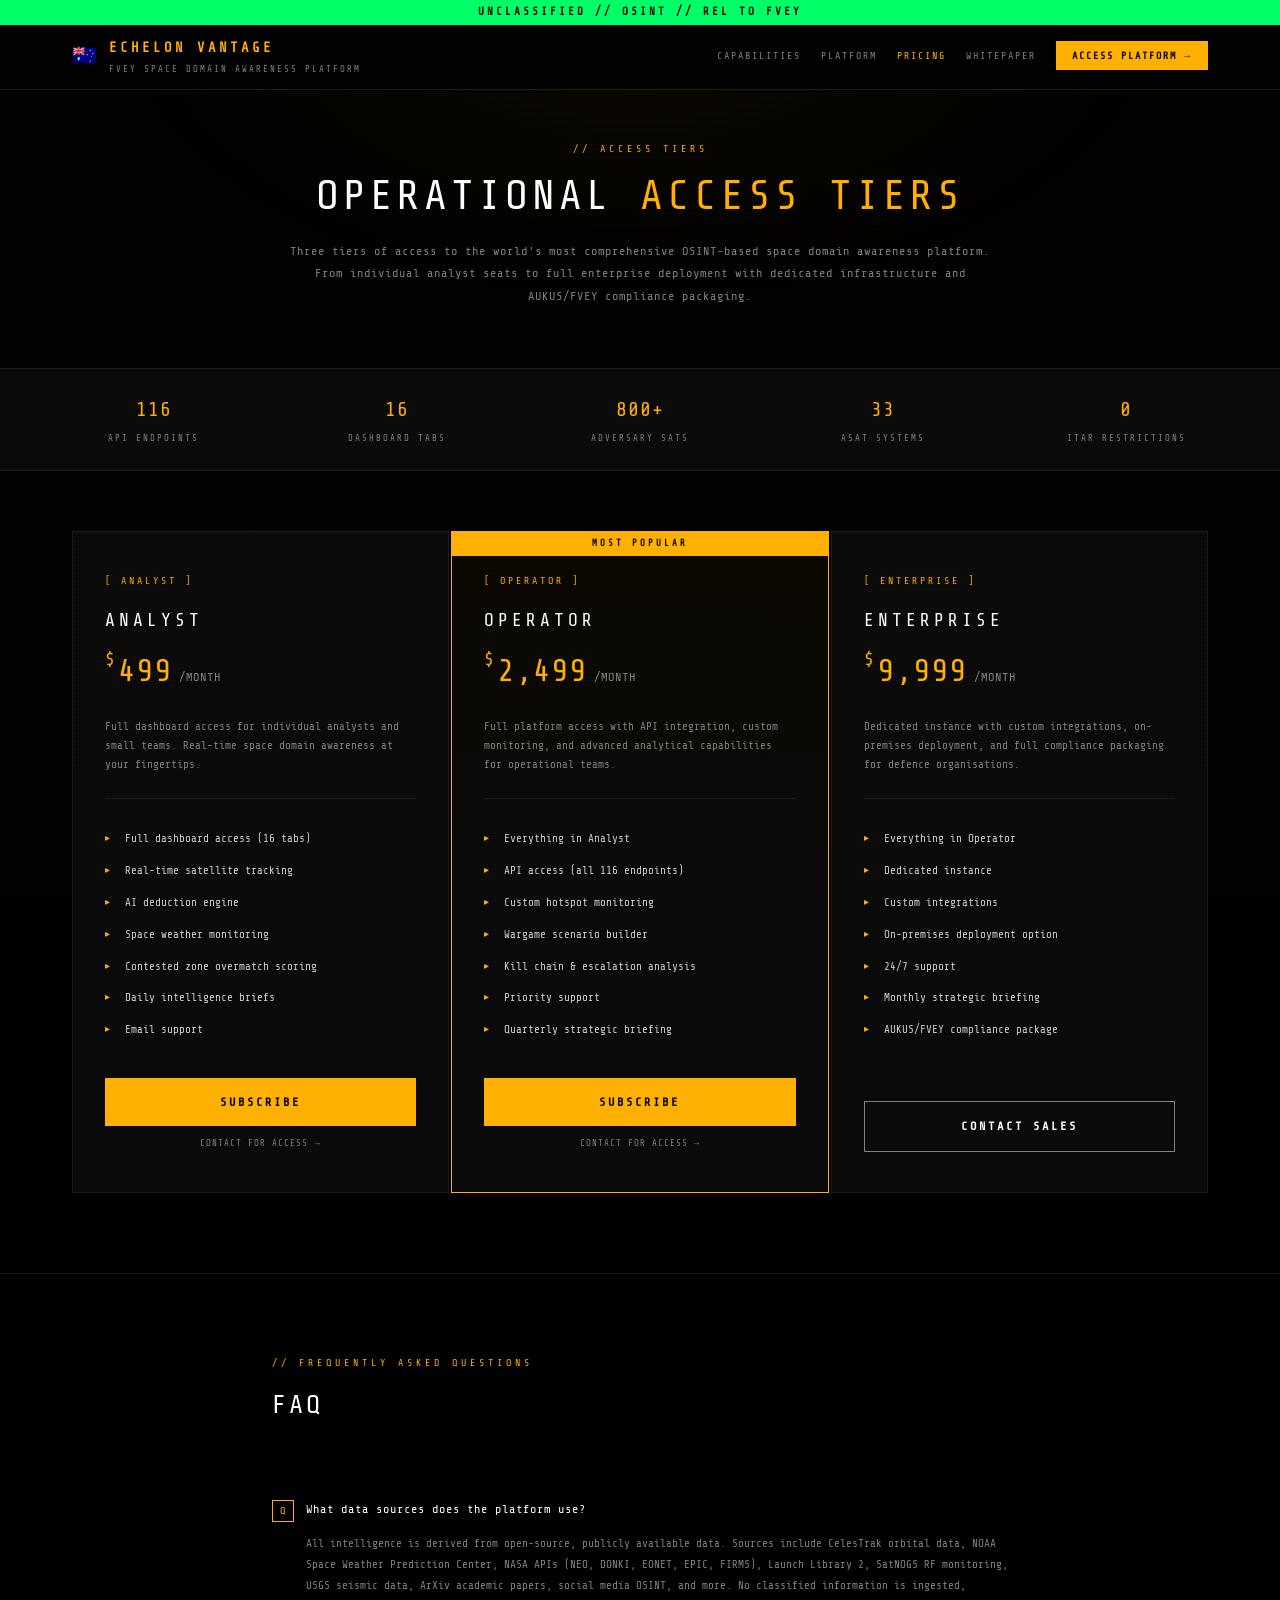
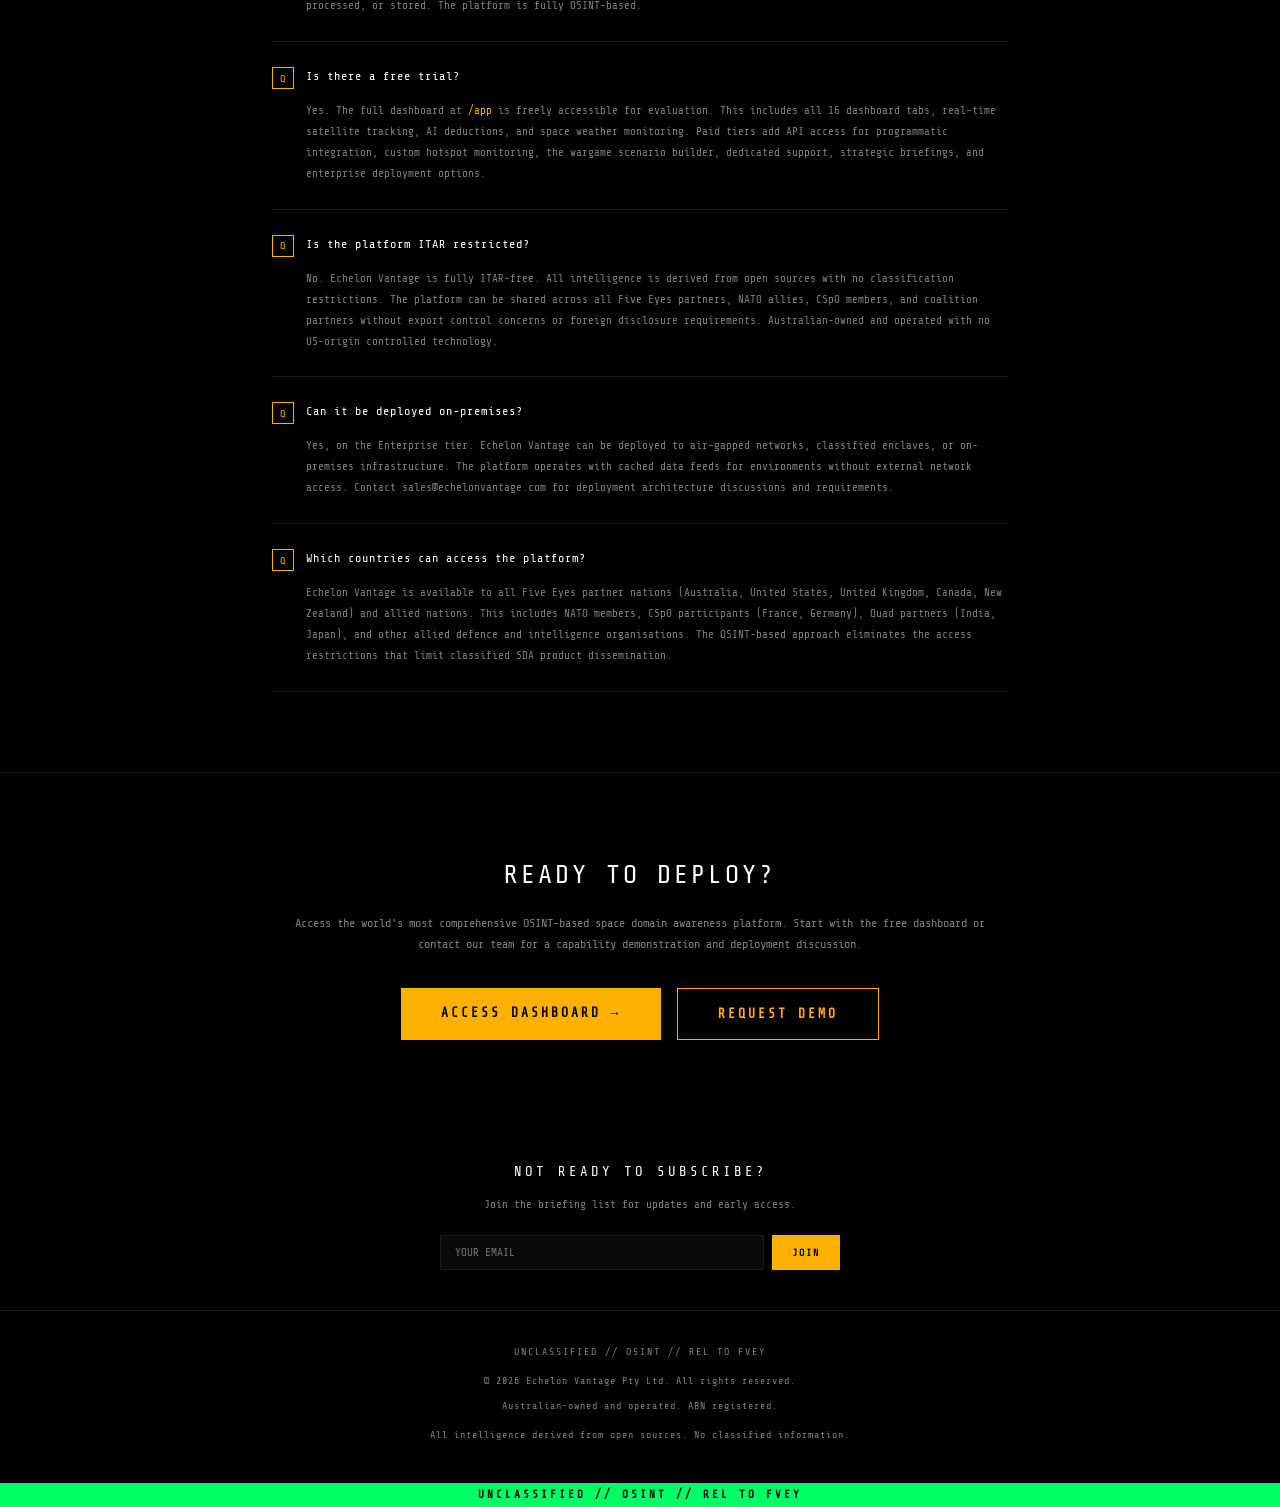
<file: static/pricing.html>
<!DOCTYPE html>
<html lang="en">
<head>
    <meta charset="UTF-8">
    <meta name="viewport" content="width=device-width, initial-scale=1.0">
    <title>Echelon Vantage — Pricing & Access Tiers</title>
    <link rel="preconnect" href="https://fonts.googleapis.com">
    <link href="https://fonts.googleapis.com/css2?family=Share+Tech+Mono&display=swap" rel="stylesheet">
    <style>
        *, *::before, *::after { margin: 0; padding: 0; box-sizing: border-box; }

        :root {
            --amber: #FFB000;
            --amber-dim: #CC8D00;
            --amber-glow: rgba(255, 176, 0, 0.15);
            --bg: #000000;
            --surface: #0A0A0A;
            --border: #1A1A1A;
            --border-bright: #2A2A0A;
            --text: #D0D0D0;
            --text-dim: #808080;
            --white: #FFFFFF;
            --red: #FF3333;
            --green: #00FF66;
        }

        html { scroll-behavior: smooth; }

        body {
            font-family: 'Share Tech Mono', monospace;
            background: var(--bg);
            color: var(--text);
            line-height: 1.7;
            overflow-x: hidden;
        }

        /* Scanline overlay */
        body::after {
            content: '';
            position: fixed;
            top: 0;
            left: 0;
            right: 0;
            bottom: 0;
            background: repeating-linear-gradient(
                0deg,
                transparent,
                transparent 2px,
                rgba(255,176,0,0.012) 2px,
                rgba(255,176,0,0.012) 4px
            );
            pointer-events: none;
            z-index: 9999;
        }

        /* Classification Banners */
        .class-banner {
            background: var(--green);
            color: #000;
            text-align: center;
            font-size: 11px;
            padding: 3px 0;
            letter-spacing: 3px;
            font-weight: bold;
        }
        .class-banner-top {
            position: fixed;
            top: 0;
            left: 0;
            right: 0;
            z-index: 10000;
        }
        .class-banner-bottom {
            position: relative;
            z-index: 10000;
        }

        /* Navigation */
        .nav {
            position: fixed;
            top: 22px;
            left: 0;
            right: 0;
            z-index: 9998;
            background: rgba(0, 0, 0, 0.94);
            border-bottom: 1px solid var(--border);
            backdrop-filter: blur(10px);
            -webkit-backdrop-filter: blur(10px);
        }
        .nav-inner {
            max-width: 1200px;
            margin: 0 auto;
            padding: 12px 32px;
            display: flex;
            align-items: center;
            justify-content: space-between;
        }
        .nav-brand {
            display: flex;
            align-items: center;
            gap: 12px;
            text-decoration: none;
        }
        .nav-brand .flag { font-size: 20px; }
        .nav-brand .brand-name {
            color: var(--amber);
            font-size: 14px;
            letter-spacing: 3px;
            font-weight: bold;
        }
        .nav-brand .brand-sub {
            color: var(--text-dim);
            font-size: 9px;
            letter-spacing: 2px;
            display: block;
            margin-top: 1px;
        }
        .nav-links { display: flex; gap: 20px; align-items: center; }
        .nav-links a {
            color: var(--text-dim);
            text-decoration: none;
            font-size: 10px;
            letter-spacing: 2px;
            transition: color 0.2s;
        }
        .nav-links a:hover { color: var(--amber); }
        .nav-links a.active-link { color: var(--amber); }
        .nav-cta {
            background: var(--amber) !important;
            color: #000 !important;
            padding: 6px 16px;
            font-family: 'Share Tech Mono', monospace;
            font-size: 10px;
            letter-spacing: 2px;
            border: none;
            cursor: pointer;
            text-decoration: none;
            font-weight: bold;
        }
        .nav-cta:hover { background: var(--white) !important; }

        /* Hero */
        .pricing-hero {
            padding: 140px 32px 60px;
            text-align: center;
            position: relative;
            background:
                radial-gradient(ellipse at 50% 0%, rgba(255,176,0,0.05) 0%, transparent 60%),
                var(--bg);
        }
        .pricing-hero .section-label {
            color: var(--amber);
            font-size: 10px;
            letter-spacing: 4px;
            margin-bottom: 12px;
        }
        .pricing-hero h1 {
            color: var(--white);
            font-size: clamp(24px, 4vw, 42px);
            letter-spacing: 4px;
            line-height: 1.3;
            margin-bottom: 16px;
            font-weight: normal;
        }
        .pricing-hero h1 .amber { color: var(--amber); }
        .pricing-hero .hero-sub {
            color: var(--text-dim);
            font-size: 12px;
            max-width: 700px;
            margin: 0 auto;
            line-height: 1.9;
            letter-spacing: 1px;
        }

        /* Pricing Cards */
        .pricing-grid {
            max-width: 1200px;
            margin: 0 auto;
            padding: 0 32px 80px;
            display: grid;
            grid-template-columns: repeat(3, 1fr);
            gap: 2px;
        }
        .pricing-card {
            background: var(--surface);
            border: 1px solid var(--border);
            padding: 40px 32px;
            display: flex;
            flex-direction: column;
            transition: border-color 0.2s;
            position: relative;
        }
        .pricing-card:hover { border-color: var(--amber); }
        .pricing-card.featured {
            border-color: var(--amber);
            background: linear-gradient(180deg, rgba(255,176,0,0.04) 0%, var(--surface) 50%);
        }
        .pricing-card.featured::before {
            content: 'MOST POPULAR';
            position: absolute;
            top: 0;
            left: 0;
            right: 0;
            background: var(--amber);
            color: #000;
            text-align: center;
            font-size: 9px;
            letter-spacing: 3px;
            padding: 4px 0;
            font-weight: bold;
        }
        .tier-icon {
            color: var(--amber);
            font-size: 10px;
            letter-spacing: 3px;
            margin-bottom: 16px;
        }
        .tier-name {
            color: var(--white);
            font-size: 18px;
            letter-spacing: 4px;
            margin-bottom: 8px;
            font-weight: normal;
        }
        .tier-price {
            color: var(--amber);
            font-size: 32px;
            letter-spacing: 1px;
            margin-bottom: 4px;
        }
        .tier-price .currency { font-size: 18px; vertical-align: top; margin-right: 2px; }
        .tier-price .period {
            font-size: 12px;
            color: var(--text-dim);
            letter-spacing: 1px;
        }
        .tier-desc {
            color: var(--text-dim);
            font-size: 11px;
            line-height: 1.7;
            margin: 16px 0 24px;
            padding-bottom: 24px;
            border-bottom: 1px solid var(--border);
        }
        .tier-features {
            list-style: none;
            padding: 0;
            margin-bottom: 32px;
            flex: 1;
        }
        .tier-features li {
            color: var(--text);
            font-size: 11px;
            line-height: 1.8;
            padding: 6px 0 6px 20px;
            position: relative;
        }
        .tier-features li::before {
            content: '\25B8';
            color: var(--amber);
            position: absolute;
            left: 0;
            font-size: 10px;
        }
        .tier-btn {
            display: block;
            width: 100%;
            padding: 14px 0;
            font-family: 'Share Tech Mono', monospace;
            font-size: 12px;
            letter-spacing: 3px;
            text-align: center;
            text-decoration: none;
            font-weight: bold;
            border: none;
            cursor: pointer;
            transition: all 0.2s;
        }
        .tier-btn-primary {
            background: var(--amber);
            color: #000;
        }
        .tier-btn-primary:hover { background: var(--white); }
        .tier-btn-outline {
            background: transparent;
            color: var(--amber);
            border: 1px solid var(--amber);
        }
        .tier-btn-outline:hover { background: var(--amber); color: #000; }
        .tier-btn-contact {
            background: transparent;
            color: var(--white);
            border: 1px solid var(--text-dim);
        }
        .tier-btn-contact:hover { border-color: var(--amber); color: var(--amber); }
        .tier-fallback {
            display: block;
            text-align: center;
            margin-top: 10px;
            color: var(--text-dim);
            font-size: 9px;
            letter-spacing: 1px;
            text-decoration: none;
            transition: color 0.2s;
        }
        .tier-fallback:hover { color: var(--amber); }

        /* Comparison Strip */
        .comparison-strip {
            background: var(--surface);
            border-top: 1px solid var(--border);
            border-bottom: 1px solid var(--border);
            padding: 24px 32px;
        }
        .comparison-inner {
            max-width: 1200px;
            margin: 0 auto;
            display: flex;
            justify-content: space-between;
            flex-wrap: wrap;
            gap: 16px;
        }
        .comparison-item {
            text-align: center;
            flex: 1;
            min-width: 140px;
        }
        .comparison-item .comp-val {
            color: var(--amber);
            font-size: 20px;
            display: block;
            letter-spacing: 1px;
        }
        .comparison-item .comp-lbl {
            color: var(--text-dim);
            font-size: 9px;
            letter-spacing: 2px;
            margin-top: 4px;
            display: block;
        }

        /* Section base */
        .section-divider {
            border: none;
            border-top: 1px solid var(--border);
            margin: 0;
        }

        /* FAQ Section */
        .faq-section {
            max-width: 800px;
            margin: 0 auto;
            padding: 80px 32px;
        }
        .faq-header {
            margin-bottom: 48px;
        }
        .faq-header .section-label {
            color: var(--amber);
            font-size: 10px;
            letter-spacing: 4px;
            margin-bottom: 12px;
        }
        .faq-header h2 {
            color: var(--white);
            font-size: clamp(18px, 3vw, 26px);
            letter-spacing: 3px;
            font-weight: normal;
        }
        .faq-item {
            border-bottom: 1px solid var(--border);
            padding: 24px 0;
        }
        .faq-item:first-of-type {
            border-top: 1px solid var(--border);
        }
        .faq-q {
            color: var(--white);
            font-size: 12px;
            letter-spacing: 1px;
            margin-bottom: 12px;
            cursor: pointer;
            display: flex;
            align-items: flex-start;
            gap: 12px;
        }
        .faq-q::before {
            content: 'Q';
            color: var(--amber);
            font-size: 10px;
            letter-spacing: 2px;
            flex-shrink: 0;
            border: 1px solid var(--amber);
            width: 22px;
            height: 22px;
            display: flex;
            align-items: center;
            justify-content: center;
            margin-top: 1px;
        }
        .faq-a {
            color: var(--text-dim);
            font-size: 11px;
            line-height: 1.9;
            padding-left: 34px;
        }

        /* CTA Section */
        .cta-section {
            text-align: center;
            padding: 80px 32px;
            max-width: 800px;
            margin: 0 auto;
        }
        .cta-section h2 {
            color: var(--white);
            font-size: clamp(18px, 3vw, 26px);
            letter-spacing: 3px;
            margin-bottom: 16px;
            font-weight: normal;
        }
        .cta-section p {
            color: var(--text-dim);
            font-size: 12px;
            line-height: 1.8;
            margin-bottom: 32px;
        }
        .cta-buttons {
            display: flex;
            gap: 16px;
            justify-content: center;
            flex-wrap: wrap;
        }
        .cta-primary {
            display: inline-block;
            background: var(--amber);
            color: #000;
            padding: 14px 40px;
            font-family: 'Share Tech Mono', monospace;
            font-size: 13px;
            letter-spacing: 3px;
            text-decoration: none;
            font-weight: bold;
            border: none;
            transition: background 0.2s;
        }
        .cta-primary:hover { background: var(--white); }
        .cta-secondary {
            display: inline-block;
            background: transparent;
            color: var(--amber);
            padding: 14px 40px;
            font-family: 'Share Tech Mono', monospace;
            font-size: 13px;
            letter-spacing: 3px;
            text-decoration: none;
            font-weight: bold;
            border: 1px solid var(--amber);
            transition: all 0.2s;
        }
        .cta-secondary:hover { background: var(--amber); color: #000; }

        /* Footer */
        .footer {
            border-top: 1px solid var(--border);
            padding: 32px;
            text-align: center;
        }
        .footer p {
            color: var(--text-dim);
            font-size: 10px;
            letter-spacing: 1px;
            margin-bottom: 8px;
        }

        /* Responsive */
        @media (max-width: 960px) {
            .pricing-grid { grid-template-columns: 1fr; max-width: 480px; }
        }
        @media (max-width: 768px) {
            .nav-links a:not(.nav-cta) { display: none; }
            .pricing-hero { padding: 130px 20px 40px; }
            .pricing-grid { padding: 0 20px 60px; }
            .comparison-inner { justify-content: center; }
            .comparison-item { min-width: 100px; }
        }
    </style>
</head>
<body>

<!-- Classification Banner — Top -->
<div class="class-banner class-banner-top">UNCLASSIFIED // OSINT // REL TO FVEY</div>

<!-- Navigation -->
<nav class="nav">
    <div class="nav-inner">
        <a href="/" class="nav-brand" style="text-decoration:none;">
            <span class="flag">&#127462;&#127482;</span>
            <div>
                <span class="brand-name">ECHELON VANTAGE</span>
                <span class="brand-sub">FVEY SPACE DOMAIN AWARENESS PLATFORM</span>
            </div>
        </a>
        <div class="nav-links">
            <a href="/#capabilities">CAPABILITIES</a>
            <a href="/#platform">PLATFORM</a>
            <a href="/pricing" class="active-link">PRICING</a>
            <a href="/#whitepaper">WHITEPAPER</a>
            <a href="/app" class="nav-cta">ACCESS PLATFORM &rarr;</a>
        </div>
    </div>
</nav>

<!-- Hero -->
<section class="pricing-hero">
    <div class="section-label">// ACCESS TIERS</div>
    <h1>OPERATIONAL <span class="amber">ACCESS TIERS</span></h1>
    <p class="hero-sub">
        Three tiers of access to the world's most comprehensive OSINT-based space domain awareness platform. From individual analyst seats to full enterprise deployment with dedicated infrastructure and AUKUS/FVEY compliance packaging.
    </p>
</section>

<!-- Comparison Strip -->
<div class="comparison-strip">
    <div class="comparison-inner">
        <div class="comparison-item">
            <span class="comp-val">116</span>
            <span class="comp-lbl">API ENDPOINTS</span>
        </div>
        <div class="comparison-item">
            <span class="comp-val">16</span>
            <span class="comp-lbl">DASHBOARD TABS</span>
        </div>
        <div class="comparison-item">
            <span class="comp-val">800+</span>
            <span class="comp-lbl">ADVERSARY SATS</span>
        </div>
        <div class="comparison-item">
            <span class="comp-val">33</span>
            <span class="comp-lbl">ASAT SYSTEMS</span>
        </div>
        <div class="comparison-item">
            <span class="comp-val">0</span>
            <span class="comp-lbl">ITAR RESTRICTIONS</span>
        </div>
    </div>
</div>

<!-- Pricing Cards -->
<div style="padding-top: 60px;"></div>
<div class="pricing-grid">

    <!-- ANALYST -->
    <div class="pricing-card">
        <div class="tier-icon">[ ANALYST ]</div>
        <div class="tier-name">ANALYST</div>
        <div class="tier-price">
            <span class="currency">$</span>499<span class="period"> /MONTH</span>
        </div>
        <div class="tier-desc">
            Full dashboard access for individual analysts and small teams. Real-time space domain awareness at your fingertips.
        </div>
        <ul class="tier-features">
            <li>Full dashboard access (16 tabs)</li>
            <li>Real-time satellite tracking</li>
            <li>AI deduction engine</li>
            <li>Space weather monitoring</li>
            <li>Contested zone overmatch scoring</li>
            <li>Daily intelligence briefs</li>
            <li>Email support</li>
        </ul>
        <a href="#" class="tier-btn tier-btn-primary" id="btn-analyst" onclick="return false;">SUBSCRIBE</a>
        <a href="mailto:sales@echelonvantage.com?subject=Echelon%20Vantage%20%E2%80%94%20Analyst%20Tier%20Access" class="tier-fallback">CONTACT FOR ACCESS &rarr;</a>
    </div>

    <!-- OPERATOR -->
    <div class="pricing-card featured">
        <div class="tier-icon">[ OPERATOR ]</div>
        <div class="tier-name">OPERATOR</div>
        <div class="tier-price">
            <span class="currency">$</span>2,499<span class="period"> /MONTH</span>
        </div>
        <div class="tier-desc">
            Full platform access with API integration, custom monitoring, and advanced analytical capabilities for operational teams.
        </div>
        <ul class="tier-features">
            <li>Everything in Analyst</li>
            <li>API access (all 116 endpoints)</li>
            <li>Custom hotspot monitoring</li>
            <li>Wargame scenario builder</li>
            <li>Kill chain & escalation analysis</li>
            <li>Priority support</li>
            <li>Quarterly strategic briefing</li>
        </ul>
        <a href="#" class="tier-btn tier-btn-primary" id="btn-operator" onclick="return false;">SUBSCRIBE</a>
        <a href="mailto:sales@echelonvantage.com?subject=Echelon%20Vantage%20%E2%80%94%20Operator%20Tier%20Access" class="tier-fallback">CONTACT FOR ACCESS &rarr;</a>
    </div>

    <!-- ENTERPRISE -->
    <div class="pricing-card">
        <div class="tier-icon">[ ENTERPRISE ]</div>
        <div class="tier-name">ENTERPRISE</div>
        <div class="tier-price">
            <span class="currency">$</span>9,999<span class="period"> /MONTH</span>
        </div>
        <div class="tier-desc">
            Dedicated instance with custom integrations, on-premises deployment, and full compliance packaging for defence organisations.
        </div>
        <ul class="tier-features">
            <li>Everything in Operator</li>
            <li>Dedicated instance</li>
            <li>Custom integrations</li>
            <li>On-premises deployment option</li>
            <li>24/7 support</li>
            <li>Monthly strategic briefing</li>
            <li>AUKUS/FVEY compliance package</li>
        </ul>
        <a href="mailto:sales@echelonvantage.com?subject=Echelon%20Vantage%20%E2%80%94%20Enterprise%20Tier%20Enquiry" class="tier-btn tier-btn-contact">CONTACT SALES</a>
    </div>

</div>

<!-- FAQ Section -->
<hr class="section-divider">
<section class="faq-section">
    <div class="faq-header">
        <div class="section-label">// FREQUENTLY ASKED QUESTIONS</div>
        <h2>FAQ</h2>
    </div>

    <div class="faq-item">
        <div class="faq-q">What data sources does the platform use?</div>
        <div class="faq-a">
            All intelligence is derived from open-source, publicly available data. Sources include CelesTrak orbital data, NOAA Space Weather Prediction Center, NASA APIs (NEO, DONKI, EONET, EPIC, FIRMS), Launch Library 2, SatNOGS RF monitoring, USGS seismic data, ArXiv academic papers, social media OSINT, and more. No classified information is ingested, processed, or stored. The platform is fully OSINT-based.
        </div>
    </div>

    <div class="faq-item">
        <div class="faq-q">Is there a free trial?</div>
        <div class="faq-a">
            Yes. The full dashboard at <a href="/app" style="color: var(--amber); text-decoration: none;">/app</a> is freely accessible for evaluation. This includes all 16 dashboard tabs, real-time satellite tracking, AI deductions, and space weather monitoring. Paid tiers add API access for programmatic integration, custom hotspot monitoring, the wargame scenario builder, dedicated support, strategic briefings, and enterprise deployment options.
        </div>
    </div>

    <div class="faq-item">
        <div class="faq-q">Is the platform ITAR restricted?</div>
        <div class="faq-a">
            No. Echelon Vantage is fully ITAR-free. All intelligence is derived from open sources with no classification restrictions. The platform can be shared across all Five Eyes partners, NATO allies, CSpO members, and coalition partners without export control concerns or foreign disclosure requirements. Australian-owned and operated with no US-origin controlled technology.
        </div>
    </div>

    <div class="faq-item">
        <div class="faq-q">Can it be deployed on-premises?</div>
        <div class="faq-a">
            Yes, on the Enterprise tier. Echelon Vantage can be deployed to air-gapped networks, classified enclaves, or on-premises infrastructure. The platform operates with cached data feeds for environments without external network access. Contact sales@echelonvantage.com for deployment architecture discussions and requirements.
        </div>
    </div>

    <div class="faq-item">
        <div class="faq-q">Which countries can access the platform?</div>
        <div class="faq-a">
            Echelon Vantage is available to all Five Eyes partner nations (Australia, United States, United Kingdom, Canada, New Zealand) and allied nations. This includes NATO members, CSpO participants (France, Germany), Quad partners (India, Japan), and other allied defence and intelligence organisations. The OSINT-based approach eliminates the access restrictions that limit classified SDA product dissemination.
        </div>
    </div>
</section>

<!-- CTA Section -->
<hr class="section-divider">
<section class="cta-section">
    <h2>READY TO DEPLOY?</h2>
    <p>
        Access the world's most comprehensive OSINT-based space domain awareness platform. Start with the free dashboard or contact our team for a capability demonstration and deployment discussion.
    </p>
    <div class="cta-buttons">
        <a href="/app" class="cta-primary">ACCESS DASHBOARD &rarr;</a>
        <a href="mailto:sales@echelonvantage.com?subject=Echelon%20Vantage%20%E2%80%94%20Capability%20Demonstration%20Request" class="cta-secondary">REQUEST DEMO</a>
    </div>
</section>

<!-- Email Signup -->
<section style="padding:40px 32px;text-align:center;max-width:600px;margin:0 auto">
    <h3 style="color:var(--white);font-size:14px;letter-spacing:3px;margin-bottom:12px;font-weight:normal">NOT READY TO SUBSCRIBE?</h3>
    <p style="color:var(--text-dim);font-size:11px;margin-bottom:20px">Join the briefing list for updates and early access.</p>
    <form style="display:flex;gap:8px;max-width:400px;margin:0 auto" onsubmit="var e=this.querySelector('input').value;fetch('/api/signup',{method:'POST',headers:{'Content-Type':'application/json'},body:JSON.stringify({email:e,source:'pricing_page'})}).then(function(r){return r.json()}).then(function(d){document.getElementById('p-msg').textContent=d.ok?'REGISTERED':'ERROR';document.getElementById('p-msg').style.display='block'});return false">
        <input type="email" placeholder="YOUR EMAIL" required style="flex:1;background:#0A0A0A;border:1px solid #1A1A1A;color:#fff;font-family:'Share Tech Mono',monospace;font-size:11px;padding:10px 14px;outline:none" />
        <button type="submit" style="background:#FFB000;color:#000;font-family:'Share Tech Mono',monospace;font-size:10px;letter-spacing:2px;padding:10px 20px;border:none;cursor:pointer;font-weight:bold">JOIN</button>
    </form>
    <div id="p-msg" style="margin-top:8px;font-size:10px;color:#20FF60;display:none"></div>
</section>

<!-- Footer -->
<div class="footer">
    <p style="color: var(--text-dim); letter-spacing: 2px; margin-bottom: 12px;">UNCLASSIFIED // OSINT // REL TO FVEY</p>
    <p>&copy; 2026 Echelon Vantage Pty Ltd. All rights reserved.</p>
    <p>Australian-owned and operated. ABN registered.</p>
    <p style="margin-top: 12px;">All intelligence derived from open sources. No classified information.</p>
</div>
<div class="class-banner class-banner-bottom">UNCLASSIFIED // OSINT // REL TO FVEY</div>

<!-- Stripe Checkout Integration -->
<script src="https://js.stripe.com/v3/"></script>
<script>
    const stripe = Stripe('pk_live_51TBpM9JMFxLFml3dt93v3BYISuJiKjdfHRLguEwz5mu0XXAEL2MRINULyR2DXWoEVingtVW7CENTvWWIscs4tZwo00zh6yL9xu');

    // Stripe Price IDs — replace these with actual Stripe price IDs once products are created
    const PRICE_IDS = {
        analyst: null,   // e.g. 'price_xxxxxxxxxxxxx'
        operator: null,  // e.g. 'price_xxxxxxxxxxxxx'
    };

    document.getElementById('btn-analyst').addEventListener('click', function(e) {
        e.preventDefault();
        if (PRICE_IDS.analyst) {
            stripe.redirectToCheckout({ lineItems: [{ price: PRICE_IDS.analyst, quantity: 1 }], mode: 'subscription', successUrl: window.location.origin + '/app?session_id={CHECKOUT_SESSION_ID}', cancelUrl: window.location.origin + '/pricing' });
        } else {
            window.location.href = 'mailto:sales@echelonvantage.com?subject=Echelon%20Vantage%20%E2%80%94%20Analyst%20Tier%20Access';
        }
    });

    document.getElementById('btn-operator').addEventListener('click', function(e) {
        e.preventDefault();
        if (PRICE_IDS.operator) {
            stripe.redirectToCheckout({ lineItems: [{ price: PRICE_IDS.operator, quantity: 1 }], mode: 'subscription', successUrl: window.location.origin + '/app?session_id={CHECKOUT_SESSION_ID}', cancelUrl: window.location.origin + '/pricing' });
        } else {
            window.location.href = 'mailto:sales@echelonvantage.com?subject=Echelon%20Vantage%20%E2%80%94%20Operator%20Tier%20Access';
        }
    });
</script>

</body>
</html>
</file>
